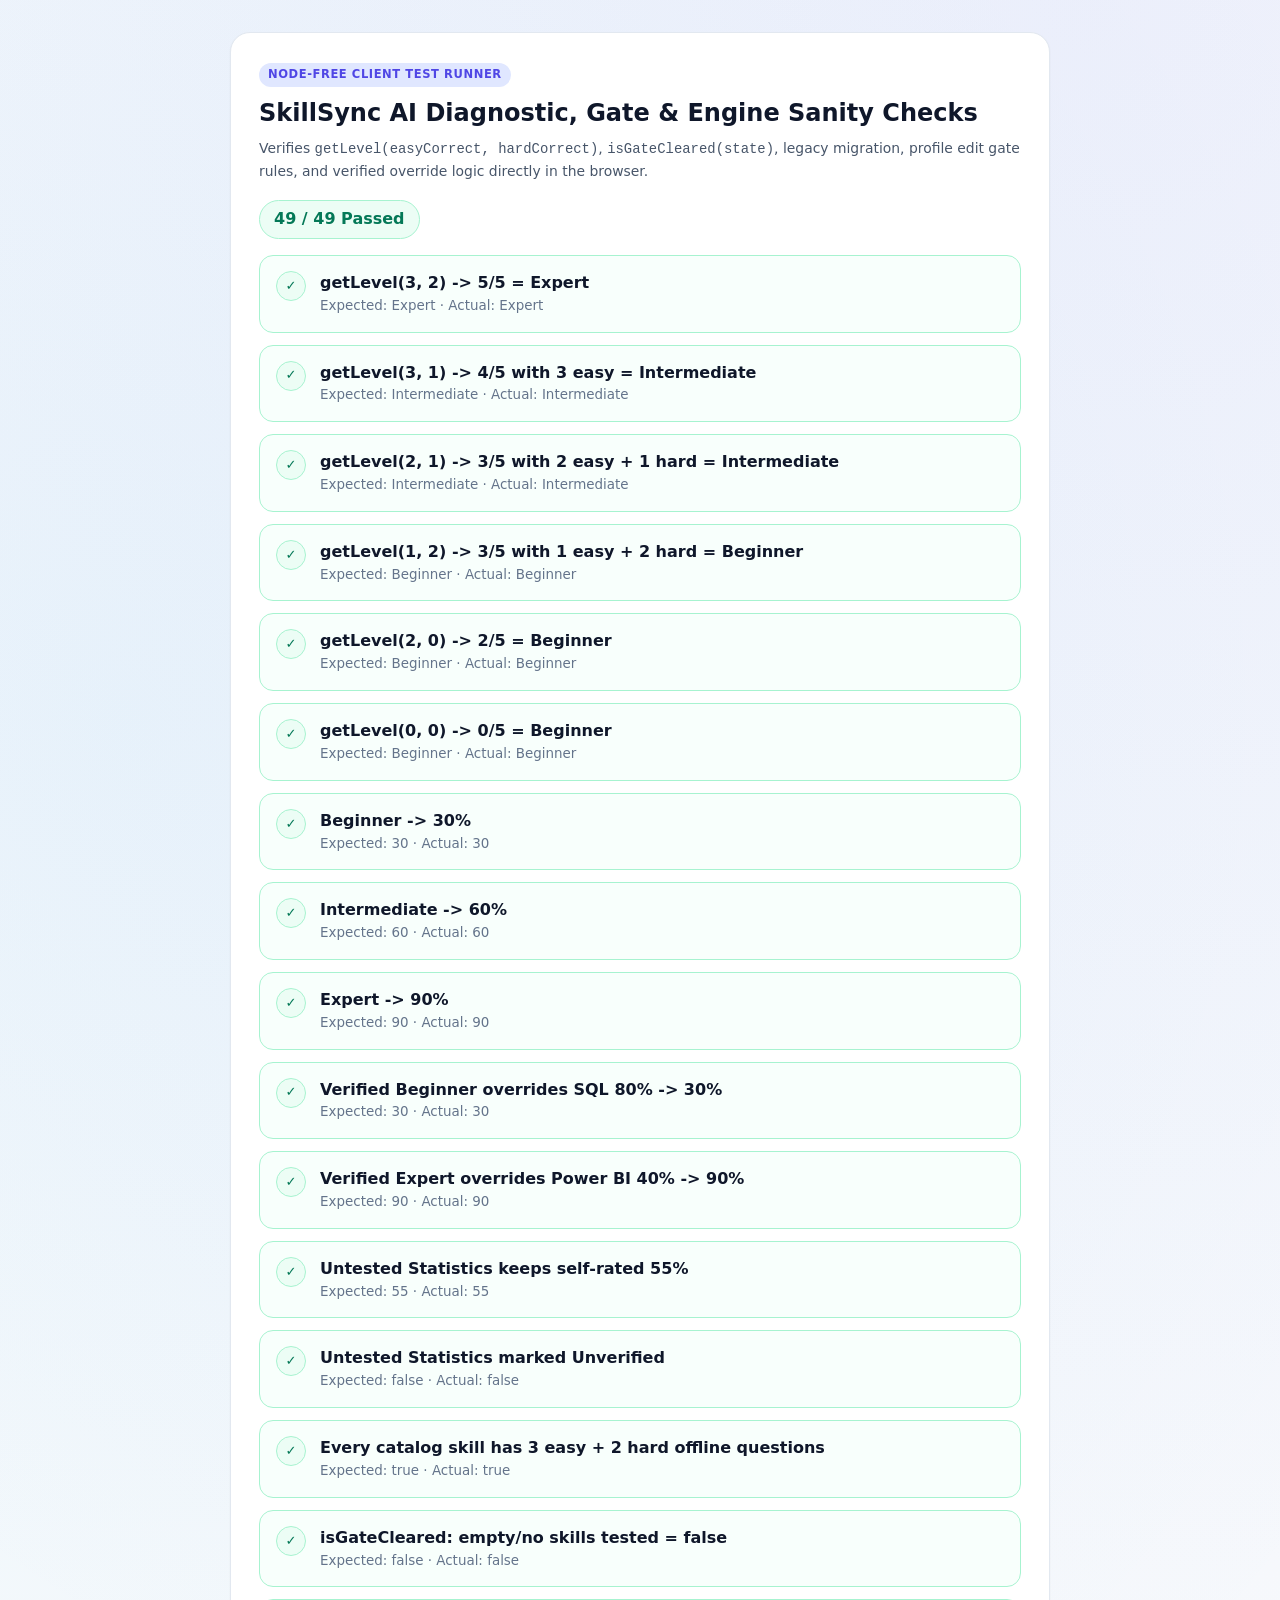
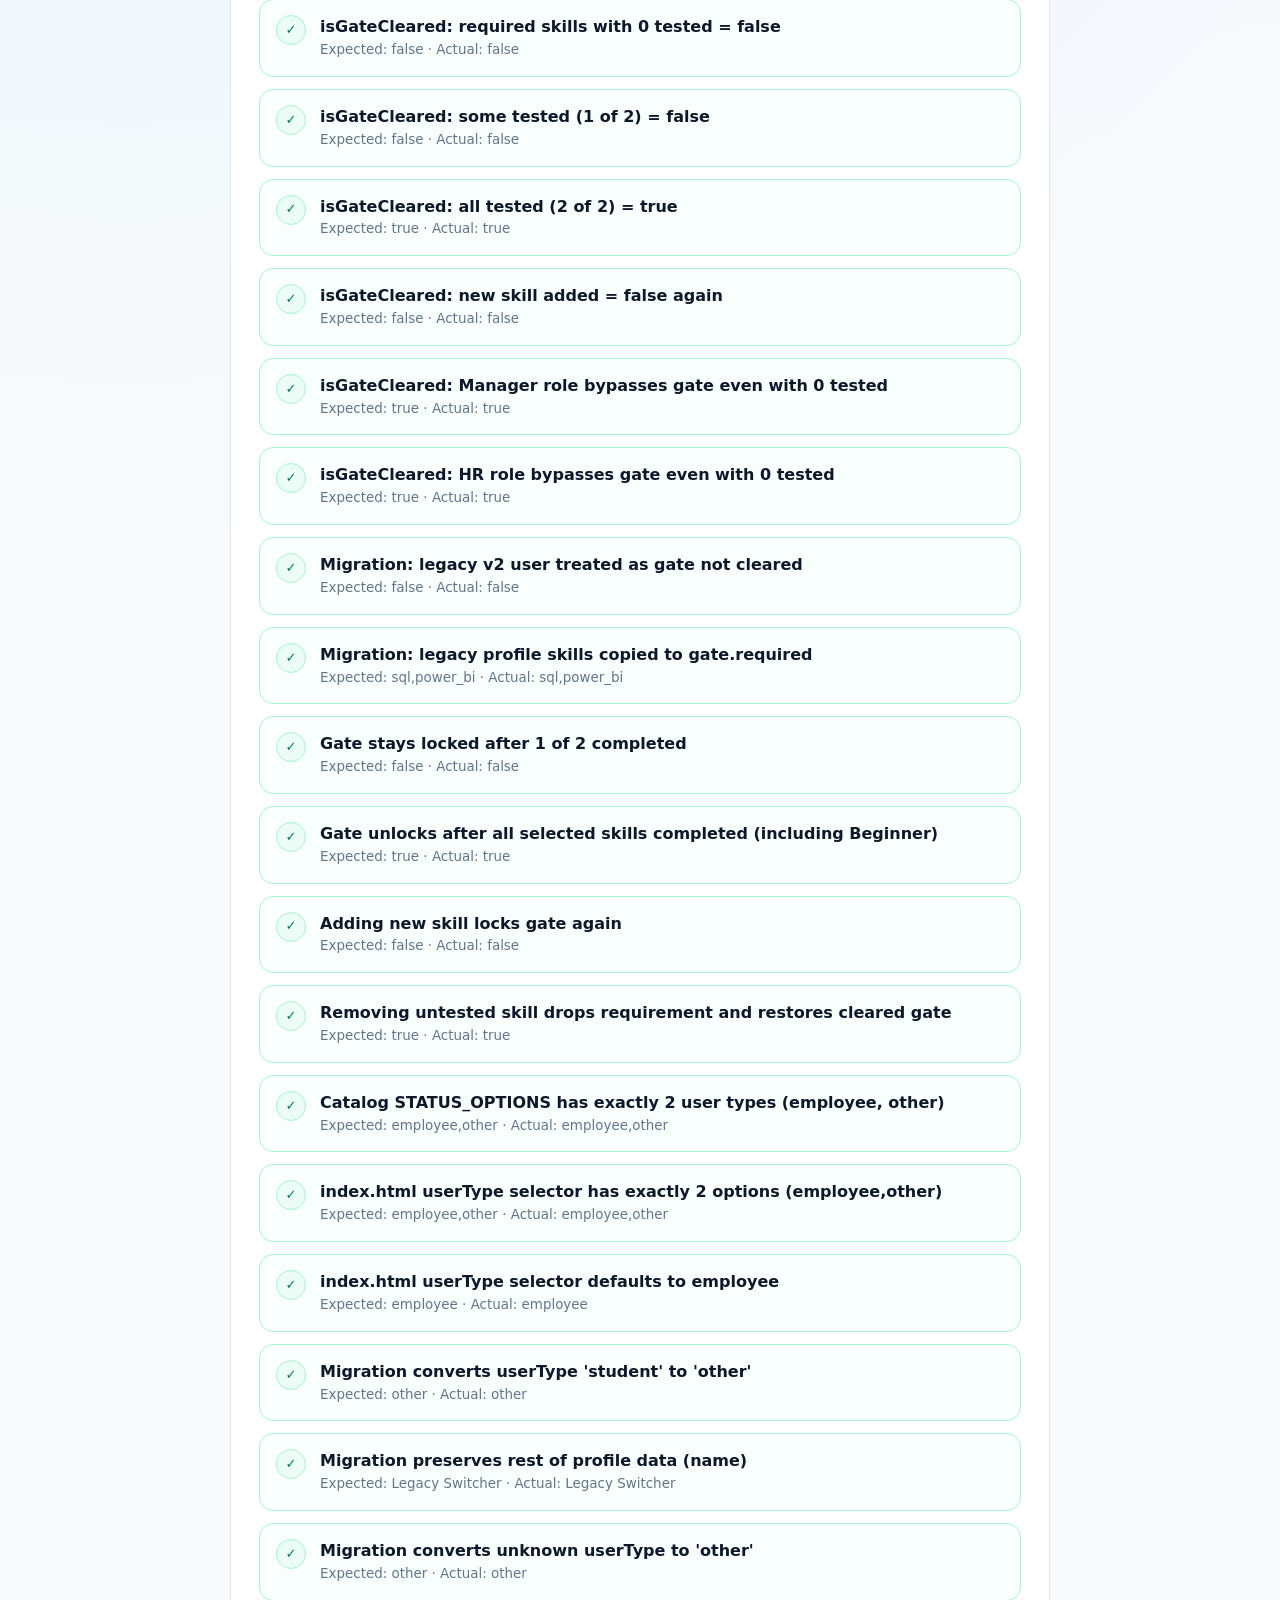
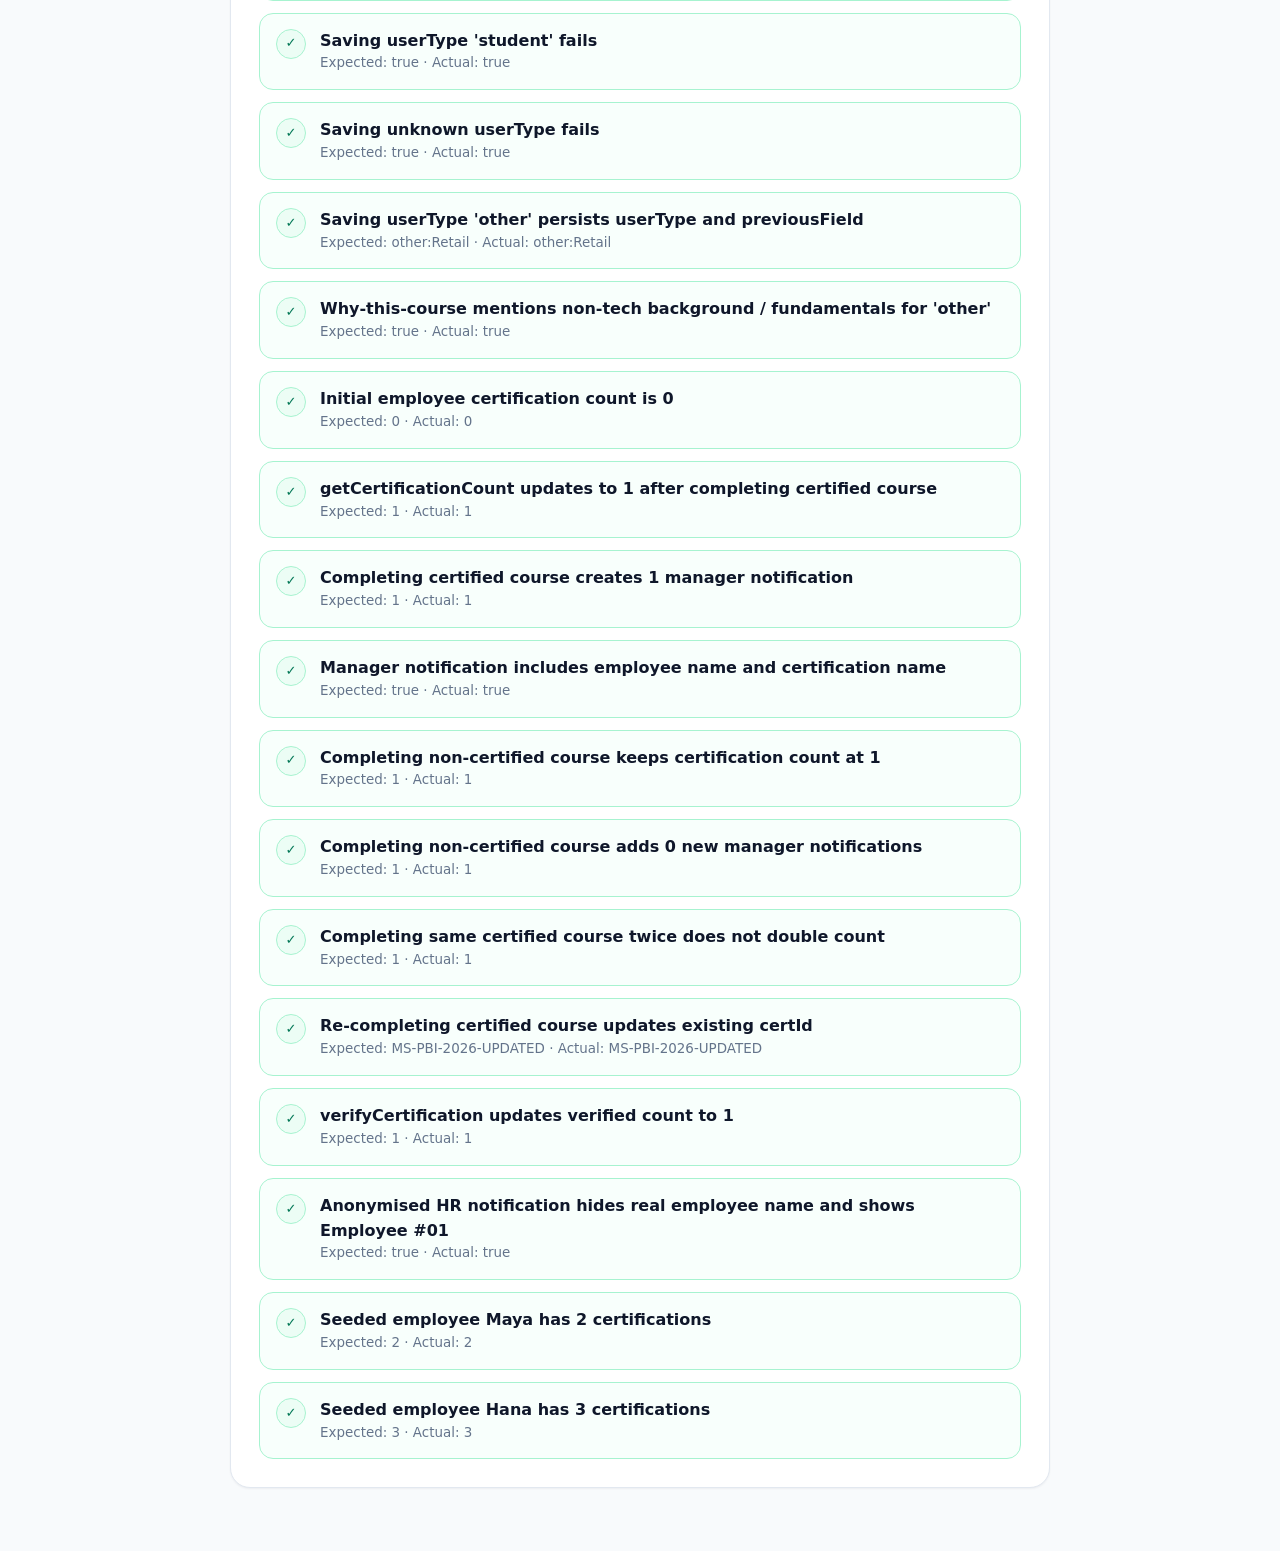
<file: tests.html>
<!DOCTYPE html>
<html lang="en">
  <head>
    <meta charset="UTF-8" />
    <meta name="viewport" content="width=device-width, initial-scale=1.0" />
    <title>JS Sanity Tests — SkillSync AI</title>
    <link rel="stylesheet" href="css/styles.css" />
  </head>
  <body>
    <main class="page-shell">
      <section class="card" style="padding: 28px; max-width: 820px; margin: 0 auto;">
        <div class="ai-mini-badge">Node-Free Client Test Runner</div>
        <h1 style="margin: 8px 0 6px;">SkillSync AI Diagnostic, Gate &amp; Engine Sanity Checks</h1>
        <p class="card-sub" style="margin-bottom: 18px;">
          Verifies <code>getLevel(easyCorrect, hardCorrect)</code>, <code>isGateCleared(state)</code>,
          legacy migration, profile edit gate rules, and verified override logic directly in the browser.
        </p>
        <div id="test-summary" class="overall-pct-pill" style="display: inline-block; margin-bottom: 16px;">Running...</div>
        <ul id="test-results" class="roadmap-list"></ul>
      </section>
    </main>

    <script src="js/data.js"></script>
    <script src="js/questions.js"></script>
    <script src="js/storage.js"></script>
    <script src="js/engine.js"></script>
    <script>
      (async function () {
        const Engine = window.SkillPathEngine;
        const Questions = window.SkillSyncQuestions;
        const Storage = window.SkillPathStorage;
        const Data = window.SkillPathData;

        const cases = [];
        function assertEqual(name, actual, expected) {
          const passed = actual === expected;
          cases.push({ name, actual, expected, passed });
        }

        // 1. Required getLevel() sanity checks
        assertEqual("getLevel(3, 2) -> 5/5 = Expert", Engine.getLevel(3, 2), "Expert");
        assertEqual("getLevel(3, 1) -> 4/5 with 3 easy = Intermediate", Engine.getLevel(3, 1), "Intermediate");
        assertEqual("getLevel(2, 1) -> 3/5 with 2 easy + 1 hard = Intermediate", Engine.getLevel(2, 1), "Intermediate");
        assertEqual("getLevel(1, 2) -> 3/5 with 1 easy + 2 hard = Beginner", Engine.getLevel(1, 2), "Beginner");
        assertEqual("getLevel(2, 0) -> 2/5 = Beginner", Engine.getLevel(2, 0), "Beginner");
        assertEqual("getLevel(0, 0) -> 0/5 = Beginner", Engine.getLevel(0, 0), "Beginner");

        // 2. Verified percentage mapping checks
        assertEqual("Beginner -> 30%", Engine.getLevelPct("Beginner"), 30);
        assertEqual("Intermediate -> 60%", Engine.getLevelPct("Intermediate"), 60);
        assertEqual("Expert -> 90%", Engine.getLevelPct("Expert"), 90);

        // 3. Verified level overrides self-rated score in analyzeProfile()
        const analysis = Engine.analyzeProfile(
          {
            name: "Test User",
            targetRole: "junior_data_analyst",
            companyPriority: "Dashboards",
            skillScores: { sql: 80, power_bi: 40, statistics: 55 },
            weeklyHours: "5-10",
            experience: "0-1",
          },
          {},
          {
            currentEmployeeId: "emp_test",
            verifiedLevelsOverride: {
              sql: { level: "Beginner", score: 2, verifiedPct: 30 },
              power_bi: { level: "Expert", score: 5, verifiedPct: 90 },
            },
            priorities: [{ skillId: "power_bi", weight: 5 }],
          }
        );
        const sqlItem = analysis.roadmap.find((s) => s.skillId === "sql");
        const pbiItem = analysis.roadmap.find((s) => s.skillId === "power_bi");
        const statItem = analysis.roadmap.find((s) => s.skillId === "statistics");

        assertEqual("Verified Beginner overrides SQL 80% -> 30%", sqlItem.effectivePct, 30);
        assertEqual("Verified Expert overrides Power BI 40% -> 90%", pbiItem.effectivePct, 90);
        assertEqual("Untested Statistics keeps self-rated 55%", statItem.effectivePct, 55);
        assertEqual("Untested Statistics marked Unverified", statItem.isVerified, false);

        // 4. Question bank coverage check
        const allCatalogCovered = Data.SKILLS_CATALOG.every((s) =>
          Questions.hasQuestions(s.id)
        );
        assertEqual("Every catalog skill has 3 easy + 2 hard offline questions", allCatalogCovered, true);

        // 5. Mandatory-diagnostic gate checks: isGateCleared(state)
        assertEqual(
          "isGateCleared: empty/no skills tested = false",
          Engine.isGateCleared({
            activeRole: "employee",
            gate: { required: [], completed: [], cleared: false },
          }),
          false
        );
        assertEqual(
          "isGateCleared: required skills with 0 tested = false",
          Engine.isGateCleared({
            activeRole: "employee",
            gate: { required: ["sql", "power_bi"], completed: [], cleared: false },
          }),
          false
        );
        assertEqual(
          "isGateCleared: some tested (1 of 2) = false",
          Engine.isGateCleared({
            activeRole: "employee",
            gate: { required: ["sql", "power_bi"], completed: ["sql"], cleared: false },
          }),
          false
        );
        assertEqual(
          "isGateCleared: all tested (2 of 2) = true",
          Engine.isGateCleared({
            activeRole: "employee",
            gate: { required: ["sql", "power_bi"], completed: ["sql", "power_bi"], cleared: true },
          }),
          true
        );
        assertEqual(
          "isGateCleared: new skill added = false again",
          Engine.isGateCleared({
            activeRole: "employee",
            gate: {
              required: ["sql", "power_bi", "python"],
              completed: ["sql", "power_bi"],
              cleared: false,
            },
          }),
          false
        );
        assertEqual(
          "isGateCleared: Manager role bypasses gate even with 0 tested",
          Engine.isGateCleared({
            activeRole: "manager",
            gate: { required: ["sql", "power_bi"], completed: [], cleared: false },
          }),
          true
        );
        assertEqual(
          "isGateCleared: HR role bypasses gate even with 0 tested",
          Engine.isGateCleared({
            activeRole: "hr",
            gate: { required: ["sql", "power_bi"], completed: [], cleared: false },
          }),
          true
        );

        // 6. Storage migration + saveProfile + recordTestAttempt integration (preserving existing localStorage)
        const backupV2 = window.localStorage.getItem("skillsync_ai_state_v2");
        const backupV1 = window.localStorage.getItem("skillsync_ai_state_v1");
        try {
          window.localStorage.removeItem("skillsync_ai_state_v2");
          window.localStorage.setItem(
            "skillsync_ai_state_v1",
            JSON.stringify({
              schemaVersion: 2,
              activeRole: "employee",
              profile: {
                name: "Legacy User",
                targetRole: "junior_data_analyst",
                selectedSkills: ["sql", "power_bi"],
              },
              verifiedLevels: { sql: { level: "Expert", verifiedPct: 90 } },
            })
          );
          const migrated = Storage.readLocal();
          assertEqual(
            "Migration: legacy v2 user treated as gate not cleared",
            Engine.isGateCleared(migrated),
            false
          );
          assertEqual(
            "Migration: legacy profile skills copied to gate.required",
            migrated.gate.required.join(","),
            "sql,power_bi"
          );

          // Complete both skills (even Beginner passes the gate)
          await Storage.recordTestAttempt("emp_current", "sql", {
            date: new Date().toISOString(),
            score: 1,
            easyCorrect: 1,
            hardCorrect: 0,
            level: "Beginner",
            verifiedPct: 30,
            tabSwitchCount: 0,
          });
          let stAfterOne = Storage.readLocal();
          assertEqual(
            "Gate stays locked after 1 of 2 completed",
            Engine.isGateCleared(stAfterOne),
            false
          );

          await Storage.recordTestAttempt("emp_current", "power_bi", {
            date: new Date().toISOString(),
            score: 4,
            easyCorrect: 3,
            hardCorrect: 1,
            level: "Intermediate",
            verifiedPct: 60,
            tabSwitchCount: 1,
          });
          let stAfterTwo = Storage.readLocal();
          assertEqual(
            "Gate unlocks after all selected skills completed (including Beginner)",
            Engine.isGateCleared(stAfterTwo),
            true
          );

          // Adding a new skill locks gate again; removing drops requirement
          await Storage.saveProfile({
            ...stAfterTwo.profile,
            selectedSkills: ["sql", "power_bi", "statistics"],
          });
          assertEqual(
            "Adding new skill locks gate again",
            Engine.isGateCleared(Storage.readLocal()),
            false
          );

          await Storage.saveProfile({
            ...stAfterTwo.profile,
            selectedSkills: ["sql", "power_bi"],
          });
          assertEqual(
            "Removing untested skill drops requirement and restores cleared gate",
            Engine.isGateCleared(Storage.readLocal()),
            true
          );

          // 7. UserType options, migration & validation checks
          assertEqual(
            "Catalog STATUS_OPTIONS has exactly 2 user types (employee, other)",
            Data.STATUS_OPTIONS.map((o) => o.id).join(","),
            "employee,other"
          );

          if (window.location.protocol === "http:" || window.location.protocol === "https:") {
            const indexResp = await window.fetch("index.html");
            const indexHtml = await indexResp.text();
            const parsedDoc = new DOMParser().parseFromString(indexHtml, "text/html");
            const userTypeOpts = Array.from(
              parsedDoc.querySelectorAll("#select-user-type option")
            ).map((opt) => opt.value);
            assertEqual(
              "index.html userType selector has exactly 2 options (employee,other)",
              userTypeOpts.join(","),
              "employee,other"
            );
            assertEqual(
              "index.html userType selector defaults to employee",
              parsedDoc.querySelector("#select-user-type option[selected]")?.value,
              "employee"
            );
          }

          window.localStorage.removeItem("skillsync_ai_state_v2");
          window.localStorage.setItem(
            "skillsync_ai_state_v2",
            JSON.stringify({
              schemaVersion: 3,
              activeRole: "employee",
              profile: {
                name: "Legacy Switcher",
                userType: "student",
                status: "student",
                targetRole: "junior_data_analyst",
                companyPriority: "Dashboards",
                selectedSkills: ["sql"],
              },
              gate: { required: ["sql"], completed: [], cleared: false },
            })
          );
          const migratedStudent = Storage.readLocal();
          assertEqual(
            "Migration converts userType 'student' to 'other'",
            migratedStudent.profile.userType,
            "other"
          );
          assertEqual(
            "Migration preserves rest of profile data (name)",
            migratedStudent.profile.name,
            "Legacy Switcher"
          );

          window.localStorage.setItem(
            "skillsync_ai_state_v2",
            JSON.stringify({
              schemaVersion: 3,
              activeRole: "employee",
              profile: {
                name: "Unknown Type User",
                userType: "unknown_role",
                targetRole: "junior_data_analyst",
                selectedSkills: ["sql"],
              },
              gate: { required: ["sql"], completed: [], cleared: false },
            })
          );
          assertEqual(
            "Migration converts unknown userType to 'other'",
            Storage.readLocal().profile.userType,
            "other"
          );

          let rejectedStudent = false;
          try {
            await Storage.saveProfile({
              name: "Invalid User",
              userType: "student",
              targetRole: "junior_data_analyst",
              selectedSkills: ["sql"],
            });
          } catch (_err) {
            rejectedStudent = true;
          }
          assertEqual("Saving userType 'student' fails", rejectedStudent, true);

          let rejectedInvalid = false;
          try {
            await Storage.saveProfile({
              name: "Invalid User",
              userType: "contractor_invalid",
              targetRole: "junior_data_analyst",
              selectedSkills: ["sql"],
            });
          } catch (_err) {
            rejectedInvalid = true;
          }
          assertEqual("Saving unknown userType fails", rejectedInvalid, true);

          await Storage.saveProfile({
            name: "New Joiner",
            userType: "other",
            previousField: "Retail",
            targetRole: "junior_data_analyst",
            companyPriority: "Dashboards",
            skillScores: { sql: 80, power_bi: 40, statistics: 55 },
            selectedSkills: ["sql"],
          });
          const otherSaved = Storage.readLocal();
          assertEqual(
            "Saving userType 'other' persists userType and previousField",
            `${otherSaved.profile.userType}:${otherSaved.profile.previousField}`,
            "other:Retail"
          );

          const otherAnalysis = Engine.analyzeProfile(otherSaved.profile, {}, otherSaved);
          const pbiCourseWhy =
            otherAnalysis.roadmap.find((s) => s.skillId === "power_bi")?.courses[0]
              ?.whyRecommended || "";
          assertEqual(
            "Why-this-course mentions non-tech background / fundamentals for 'other'",
            pbiCourseWhy.toLowerCase().includes("fundamentals") &&
              pbiCourseWhy.includes("Retail"),
            true
          );

          // 8. Course Certifications & Manager Notifications sanity checks
          window.localStorage.removeItem("skillsync_ai_state_v2");
          await Storage.saveProfile({
            name: "Priya S.",
            userType: "employee",
            targetRole: "junior_data_analyst",
            companyPriority: "Dashboards",
            skillScores: { sql: 80, power_bi: 40, statistics: 55 },
            selectedSkills: ["sql", "power_bi", "statistics"],
          });

          const initialCertCount = Storage.getCertificationCount("emp_current");
          assertEqual("Initial employee certification count is 0", initialCertCount, 0);

          // Completing a certified course adds exactly 1 certification and 1 manager notification
          await Storage.setCourseStatus("mslearn-powerbi-start", "completed");
          await Storage.addCertification({
            employeeId: "emp_current",
            courseId: "mslearn-powerbi-start",
            certificationName: "Microsoft Power BI Data Analyst Certificate",
            certId: "MS-PBI-2026-999",
            completedOn: "2026-11-27",
          });
          await Storage.notifyManager({
            employeeId: "emp_current",
            employeeName: "Priya S.",
            courseId: "mslearn-powerbi-start",
            courseTitle: "Power BI Essentials: Get Started Building with Power BI",
            certificationName: "Microsoft Power BI Data Analyst Certificate",
            completedOn: "2026-11-27",
          });

          let certState = Storage.readLocal();
          const certNotificationsAfterFirst = certState.notifications.filter(
            (n) => n.type === "certification_completed"
          );
          assertEqual(
            "getCertificationCount updates to 1 after completing certified course",
            Storage.getCertificationCount("emp_current"),
            1
          );
          assertEqual(
            "Completing certified course creates 1 manager notification",
            certNotificationsAfterFirst.length,
            1
          );
          assertEqual(
            "Manager notification includes employee name and certification name",
            certNotificationsAfterFirst[0].message.includes("Priya S.") &&
              certNotificationsAfterFirst[0].message.includes("Microsoft Power BI Data Analyst Certificate"),
            true
          );

          // Completing a non-certified course adds neither certification nor notification
          await Storage.setCourseStatus("mslearn-powerbi-dashboards", "completed");
          assertEqual(
            "Completing non-certified course keeps certification count at 1",
            Storage.getCertificationCount("emp_current"),
            1
          );
          assertEqual(
            "Completing non-certified course adds 0 new manager notifications",
            Storage.readLocal().notifications.filter((n) => n.type === "certification_completed").length,
            1
          );

          // Completing the same certified course again (reset -> complete) updates instead of double counting
          await Storage.setCourseStatus("mslearn-powerbi-start", "not_started");
          await Storage.setCourseStatus("mslearn-powerbi-start", "completed");
          await Storage.addCertification({
            employeeId: "emp_current",
            courseId: "mslearn-powerbi-start",
            certificationName: "Microsoft Power BI Data Analyst Certificate",
            certId: "MS-PBI-2026-UPDATED",
            completedOn: "2026-11-27",
          });
          assertEqual(
            "Completing same certified course twice does not double count",
            Storage.getCertificationCount("emp_current"),
            1
          );
          assertEqual(
            "Re-completing certified course updates existing certId",
            Storage.getCertifications("emp_current")[0].certId,
            "MS-PBI-2026-UPDATED"
          );

          // Verifying certification updates verified count
          await Storage.verifyCertification("emp_current", "mslearn-powerbi-start");
          assertEqual(
            "verifyCertification updates verified count to 1",
            Storage.getVerifiedCertificationCount("emp_current"),
            1
          );

          // Anonymised names hide real name in HR notifications
          const hrAnonState = {
            ...Storage.readLocal(),
            activeRole: "hr",
            anonymiseHR: true,
          };
          const anonMsg = Engine.formatNotificationMessage(
            hrAnonState.notifications.find((n) => n.type === "certification_completed"),
            hrAnonState
          );
          assertEqual(
            "Anonymised HR notification hides real employee name and shows Employee #01",
            !anonMsg.includes("Priya S.") && anonMsg.includes("Employee #01"),
            true
          );

          // Seeded employees include 0 to 3 certifications
          assertEqual(
            "Seeded employee Maya has 2 certifications",
            Storage.getCertificationCount("emp_maya"),
            2
          );
          assertEqual(
            "Seeded employee Hana has 3 certifications",
            Storage.getCertificationCount("emp_hana"),
            3
          );
        } finally {
          window.localStorage.removeItem("skillsync_ai_state_v2");
          window.localStorage.removeItem("skillsync_ai_state_v1");
          if (backupV2 !== null) window.localStorage.setItem("skillsync_ai_state_v2", backupV2);
          if (backupV1 !== null) window.localStorage.setItem("skillsync_ai_state_v1", backupV1);
        }

        const passedCount = cases.filter((c) => c.passed).length;
        const summaryEl = document.getElementById("test-summary");
        summaryEl.textContent = `${passedCount} / ${cases.length} Passed`;
        summaryEl.style.background = passedCount === cases.length ? "var(--strong-bg)" : "var(--missing-bg)";
        summaryEl.style.color = passedCount === cases.length ? "var(--strong-fg)" : "var(--missing-fg)";

        document.getElementById("test-results").innerHTML = cases
          .map(
            (c) => `
          <li class="roadmap-step ${c.passed ? "status-border-strong" : ""}">
            <span class="roadmap-step-num ${c.passed ? "status-dot-strong" : "status-dot-missing"}">${c.passed ? "✓" : "✕"}</span>
            <div class="roadmap-step-body">
              <strong>${c.name}</strong>
              <div class="muted-note">Expected: ${String(c.expected)} · Actual: ${String(c.actual)}</div>
            </div>
          </li>
        `
          )
          .join("");
      })();
    </script>
  </body>
</html>
</file>
<file: css/styles.css>
/* ==========================================================================
   SkillSync AI — Clean, Modern, Card-Based Design System
   ========================================================================== */

:root {
  --bg: #f8fafc;
  --surface: #ffffff;
  --surface-subtle: #f1f5f9;
  --surface-indigo: #eef2ff;
  --border: #e2e8f0;
  --border-strong: #cbd5e1;

  --text: #0f172a;
  --text-secondary: #475569;
  --text-muted: #64748b;

  --primary: #4f46e5;
  --primary-hover: #4338ca;
  --primary-soft: #eef2ff;
  --accent-sky: #0ea5e9;

  --strong-fg: #047857;
  --strong-bg: #ecfdf5;
  --strong-border: #a7f3d0;

  --warn-fg: #b45309;
  --warn-bg: #fffbeb;
  --warn-border: #fde68a;

  --missing-fg: #be123c;
  --missing-bg: #fff1f2;
  --missing-border: #fecdd3;

  --shadow-sm: 0 1px 2px rgba(15, 23, 42, 0.05);
  --shadow-md: 0 8px 24px -6px rgba(15, 23, 42, 0.08),
    0 2px 6px -2px rgba(15, 23, 42, 0.04);
  --radius-sm: 10px;
  --radius-md: 14px;
  --radius-lg: 20px;

  --font-sans: "Plus Jakarta Sans", "Inter", system-ui, -apple-system,
    BlinkMacSystemFont, "Segoe UI", Roboto, sans-serif;
}

*,
*::before,
*::after {
  box-sizing: border-box;
}

html {
  scroll-behavior: smooth;
}

body {
  margin: 0;
  font-family: var(--font-sans);
  color: var(--text);
  background: radial-gradient(
      circle at 85% 0%,
      rgba(99, 102, 241, 0.07),
      transparent 40%
    ),
    radial-gradient(
      circle at 10% 15%,
      rgba(14, 165, 233, 0.06),
      transparent 35%
    ),
    var(--bg);
  min-height: 100vh;
  line-height: 1.55;
  -webkit-font-smoothing: antialiased;
}

a {
  color: inherit;
}

button,
input,
select {
  font-family: inherit;
}

button:focus-visible,
a:focus-visible,
input:focus-visible,
select:focus-visible {
  outline: 2px solid var(--primary);
  outline-offset: 2px;
}

[hidden] {
  display: none !important;
}

/* ==========================================================================
   Top Navbar & Stepper
   ========================================================================== */

.app-navbar {
  position: sticky;
  top: 0;
  z-index: 40;
  background: rgba(255, 255, 255, 0.92);
  backdrop-filter: blur(12px);
  border-bottom: 1px solid var(--border);
}

.navbar-inner {
  max-width: 1180px;
  margin: 0 auto;
  padding: 12px 24px;
  display: flex;
  align-items: center;
  justify-content: space-between;
  gap: 16px;
}

.brand-link {
  display: inline-flex;
  align-items: center;
  gap: 10px;
  text-decoration: none;
  flex-shrink: 0;
}

.brand-mark {
  width: 36px;
  height: 36px;
  border-radius: 10px;
  background: linear-gradient(135deg, var(--primary), var(--accent-sky));
  color: #ffffff;
  display: grid;
  place-items: center;
  box-shadow: 0 4px 10px rgba(79, 70, 229, 0.25);
}

.brand-text {
  display: inline-flex;
  align-items: center;
  gap: 6px;
  font-size: 1.08rem;
  letter-spacing: -0.02em;
}

.brand-badge {
  font-size: 0.7rem;
  font-weight: 700;
  padding: 2px 7px;
  border-radius: 999px;
  background: var(--primary-soft);
  color: var(--primary);
}

.page-stepper {
  display: flex;
  align-items: center;
  gap: 6px;
  flex-wrap: wrap;
  justify-content: center;
}

.stepper-link {
  display: inline-flex;
  align-items: center;
  gap: 8px;
  padding: 7px 13px;
  border-radius: 999px;
  text-decoration: none;
  font-size: 0.875rem;
  font-weight: 600;
  color: var(--text-secondary);
  border: 1px solid transparent;
  transition: all 0.16s ease;
}

.stepper-link:hover {
  background: var(--surface-subtle);
  color: var(--text);
}

.stepper-link.is-active {
  background: var(--primary-soft);
  color: var(--primary);
  border-color: #c7d2fe;
}

.stepper-num {
  width: 22px;
  height: 22px;
  border-radius: 50%;
  display: grid;
  place-items: center;
  font-size: 0.75rem;
  font-weight: 700;
  background: var(--surface-subtle);
  color: var(--text-secondary);
}

.stepper-link.is-active .stepper-num {
  background: var(--primary);
  color: #ffffff;
}

.stepper-link.is-done .stepper-num {
  background: var(--strong-bg);
  color: var(--strong-fg);
  border: 1px solid var(--strong-border);
}

.stepper-arrow {
  color: var(--text-muted);
  font-size: 0.85rem;
  user-select: none;
}

.nav-actions {
  display: flex;
  align-items: center;
  gap: 10px;
  flex-shrink: 0;
}

.nav-user-pill {
  display: inline-flex;
  align-items: center;
  gap: 7px;
  padding: 6px 12px;
  border-radius: 999px;
  background: var(--surface-subtle);
  font-size: 0.8rem;
  font-weight: 600;
  color: var(--text-secondary);
  max-width: 220px;
  white-space: nowrap;
  overflow: hidden;
  text-overflow: ellipsis;
}

.nav-user-pill.is-muted {
  color: var(--text-muted);
  font-weight: 500;
}

.nav-user-dot {
  width: 8px;
  height: 8px;
  border-radius: 50%;
  background: #10b981;
  flex-shrink: 0;
}

/* ==========================================================================
   Layout Shell & Cards
   ========================================================================== */

.page-shell {
  max-width: 1180px;
  margin: 0 auto;
  padding: 32px 24px 64px;
}

.card {
  background: var(--surface);
  border: 1px solid var(--border);
  border-radius: var(--radius-lg);
  box-shadow: var(--shadow-sm);
}

.hero-intro {
  text-align: center;
  max-width: 720px;
  margin: 0 auto 28px;
}

.hero-intro h1 {
  margin: 12px 0 10px;
  font-size: clamp(1.65rem, 3vw, 2.25rem);
  line-height: 1.2;
  letter-spacing: -0.025em;
}

.hero-subtitle {
  margin: 0;
  color: var(--text-secondary);
  font-size: 1.02rem;
}

.hero-badge {
  display: inline-flex;
  align-items: center;
  gap: 6px;
  padding: 5px 12px;
  border-radius: 999px;
  background: var(--primary-soft);
  color: var(--primary);
  font-size: 0.78rem;
  font-weight: 700;
  letter-spacing: 0.01em;
}

.page-header-row {
  display: flex;
  align-items: flex-end;
  justify-content: space-between;
  gap: 20px;
  margin-bottom: 24px;
  flex-wrap: wrap;
}

.page-header-row h1 {
  margin: 10px 0 6px;
  font-size: clamp(1.55rem, 2.6vw, 2.1rem);
  line-height: 1.2;
  letter-spacing: -0.025em;
}

.page-lead {
  margin: 0;
  color: var(--text-secondary);
  font-size: 0.98rem;
}

.header-cta-group {
  display: flex;
  align-items: center;
  gap: 10px;
  flex-wrap: wrap;
}

/* ==========================================================================
   Buttons
   ========================================================================== */

.btn-primary,
.btn-secondary,
.btn-ghost-sm {
  display: inline-flex;
  align-items: center;
  justify-content: center;
  gap: 8px;
  border-radius: 11px;
  font-weight: 600;
  cursor: pointer;
  text-decoration: none;
  transition: all 0.16s ease;
  border: 1px solid transparent;
}

.btn-primary {
  background: var(--primary);
  color: #ffffff;
  padding: 11px 20px;
  font-size: 0.95rem;
  box-shadow: 0 4px 12px rgba(79, 70, 229, 0.22);
}

.btn-primary:hover:not(:disabled) {
  background: var(--primary-hover);
  transform: translateY(-1px);
}

.btn-primary:disabled {
  opacity: 0.65;
  cursor: wait;
}

.btn-secondary {
  background: var(--surface);
  color: var(--text);
  border-color: var(--border-strong);
  padding: 10px 18px;
  font-size: 0.93rem;
}

.btn-secondary:hover {
  background: var(--surface-subtle);
}

.btn-ghost-sm {
  background: transparent;
  color: var(--text-secondary);
  padding: 7px 12px;
  font-size: 0.84rem;
  border-color: var(--border);
}

.btn-ghost-sm:hover {
  background: var(--surface-subtle);
  color: var(--text);
}

/* ==========================================================================
   Progress Bars
   ========================================================================== */

.progress-track {
  width: 100%;
  height: 10px;
  border-radius: 999px;
  background: var(--surface-subtle);
  overflow: hidden;
}

.progress-track-lg {
  height: 12px;
}

.progress-fill {
  height: 100%;
  border-radius: 999px;
  background: linear-gradient(90deg, var(--primary), var(--accent-sky));
  transition: width 0.35s cubic-bezier(0.22, 1, 0.36, 1);
}

.progress-fill-emerald {
  background: linear-gradient(90deg, #10b981, #0ea5e9);
}

/* ==========================================================================
   Page 1: Wizard & Form Controls
   ========================================================================== */

.wizard-card {
  max-width: 820px;
  margin: 0 auto;
  padding: 28px 32px;
  box-shadow: var(--shadow-md);
}

.wizard-header {
  padding-bottom: 20px;
  margin-bottom: 24px;
  border-bottom: 1px solid var(--border);
}

.wizard-progress-meta {
  display: flex;
  justify-content: space-between;
  align-items: center;
  margin-bottom: 8px;
  font-size: 0.86rem;
  font-weight: 700;
}

.wizard-step-counter {
  color: var(--text-secondary);
}

.wizard-progress-pct {
  color: var(--primary);
  font-variant-numeric: tabular-nums;
}

.wizard-tabs {
  display: grid;
  grid-template-columns: repeat(4, 1fr);
  gap: 8px;
  margin-top: 16px;
}

.wizard-tab {
  display: flex;
  align-items: center;
  gap: 8px;
  padding: 9px 12px;
  border-radius: 10px;
  border: 1px solid var(--border);
  background: var(--surface);
  color: var(--text-muted);
  font-size: 0.84rem;
  font-weight: 600;
  cursor: pointer;
  transition: all 0.15s ease;
  text-align: left;
}

.wizard-tab:disabled {
  opacity: 0.55;
  cursor: not-allowed;
}

.wizard-tab.is-active {
  border-color: var(--primary);
  background: var(--primary-soft);
  color: var(--primary);
}

.wizard-tab.is-complete {
  border-color: var(--strong-border);
  background: var(--strong-bg);
  color: var(--strong-fg);
}

.tab-dot {
  width: 22px;
  height: 22px;
  border-radius: 50%;
  background: var(--surface-subtle);
  display: grid;
  place-items: center;
  font-size: 0.74rem;
  flex-shrink: 0;
}

.wizard-tab.is-active .tab-dot {
  background: var(--primary);
  color: #ffffff;
}

.wizard-tab.is-complete .tab-dot {
  background: var(--strong-fg);
  color: #ffffff;
}

.panel-heading {
  margin-bottom: 22px;
}

.panel-heading h2 {
  margin: 0 0 6px;
  font-size: 1.32rem;
  letter-spacing: -0.015em;
}

.panel-heading p {
  margin: 0;
  color: var(--text-secondary);
  font-size: 0.94rem;
}

.form-group {
  margin-bottom: 22px;
}

.field-label {
  display: block;
  margin-bottom: 8px;
  font-weight: 600;
  font-size: 0.93rem;
}

.req {
  color: var(--missing-fg);
}

.optional-label {
  font-weight: 500;
  font-size: 0.84rem;
  color: var(--text-muted);
}

.field-helper {
  margin: 7px 0 0;
  font-size: 0.86rem;
  color: var(--text-secondary);
  line-height: 1.45;
}

.text-input,
.select-input {
  width: 100%;
  padding: 12px 14px;
  border-radius: 11px;
  border: 1px solid var(--border-strong);
  background: var(--surface);
  color: var(--text);
  font-size: 0.97rem;
  transition: border-color 0.15s ease, box-shadow 0.15s ease;
}

.text-input:focus,
.select-input:focus {
  border-color: var(--primary);
  box-shadow: 0 0 0 3px rgba(79, 70, 229, 0.12);
  outline: none;
}

.option-grid {
  display: grid;
  gap: 12px;
}

.option-grid-3 {
  grid-template-columns: repeat(3, 1fr);
}

.option-grid-2 {
  grid-template-columns: repeat(2, 1fr);
}

.choice-card {
  display: flex;
  flex-direction: column;
  align-items: flex-start;
  gap: 6px;
  padding: 16px;
  border-radius: var(--radius-md);
  border: 1.5px solid var(--border);
  background: var(--surface);
  cursor: pointer;
  text-align: left;
  transition: all 0.15s ease;
}

.choice-card:hover {
  border-color: #a5b4fc;
  background: #fafbff;
}

.choice-card.is-selected {
  border-color: var(--primary);
  background: var(--primary-soft);
  box-shadow: 0 0 0 1px var(--primary);
}

.choice-card-compact {
  padding: 14px 16px;
}

.choice-icon {
  width: 36px;
  height: 36px;
  border-radius: 10px;
  background: var(--surface-subtle);
  color: var(--text-secondary);
  display: grid;
  place-items: center;
  margin-bottom: 2px;
}

.choice-card.is-selected .choice-icon {
  background: var(--primary);
  color: #ffffff;
}

.choice-title {
  font-weight: 700;
  font-size: 0.98rem;
  color: var(--text);
}

.choice-desc {
  font-size: 0.83rem;
  color: var(--text-secondary);
  line-height: 1.4;
}

/* Role preview card */
.role-preview-card {
  margin-top: 16px;
  padding: 18px 20px;
  border-radius: var(--radius-md);
  background: linear-gradient(135deg, #f8fafc, #eef2ff);
  border: 1px solid #c7d2fe;
}

.role-preview-top {
  display: flex;
  align-items: flex-start;
  justify-content: space-between;
  gap: 12px;
  margin-bottom: 12px;
}

.role-preview-top h3 {
  margin: 6px 0 4px;
  font-size: 1.12rem;
}

.role-preview-top p {
  margin: 0;
  color: var(--text-secondary);
  font-size: 0.9rem;
}

.role-skill-count {
  padding: 5px 11px;
  border-radius: 999px;
  background: #ffffff;
  border: 1px solid #c7d2fe;
  font-size: 0.8rem;
  font-weight: 700;
  color: var(--primary);
  white-space: nowrap;
}

.role-preview-skills {
  display: flex;
  flex-wrap: wrap;
  gap: 8px;
}

.preview-skill-pill {
  padding: 5px 10px;
  border-radius: 999px;
  background: #ffffff;
  border: 1px solid var(--border);
  font-size: 0.82rem;
  font-weight: 600;
}

.preview-skill-pill em {
  font-style: normal;
  color: var(--text-muted);
  font-weight: 500;
}

.ai-mini-badge {
  display: inline-block;
  font-size: 0.72rem;
  font-weight: 700;
  text-transform: uppercase;
  letter-spacing: 0.05em;
  color: var(--primary);
  background: #e0e7ff;
  padding: 3px 9px;
  border-radius: 999px;
}

/* Skills Chips & 1-5 Star Ratings */
.skill-toolbar {
  display: flex;
  align-items: center;
  justify-content: space-between;
  gap: 12px;
  flex-wrap: wrap;
  margin-bottom: 14px;
}

.filter-pills {
  display: flex;
  flex-wrap: wrap;
  gap: 6px;
}

.filter-pill {
  padding: 6px 12px;
  border-radius: 999px;
  border: 1px solid var(--border);
  background: var(--surface);
  color: var(--text-secondary);
  font-size: 0.82rem;
  font-weight: 600;
  cursor: pointer;
  transition: all 0.14s ease;
}

.filter-pill:hover {
  background: var(--surface-subtle);
}

.filter-pill.is-active {
  background: var(--text);
  color: #ffffff;
  border-color: var(--text);
}

.skills-chip-grid {
  display: flex;
  flex-wrap: wrap;
  gap: 9px;
  margin-bottom: 24px;
}

.skill-chip {
  display: inline-flex;
  align-items: center;
  gap: 7px;
  padding: 9px 14px;
  border-radius: 999px;
  border: 1.5px solid var(--border);
  background: var(--surface);
  color: var(--text);
  font-size: 0.88rem;
  font-weight: 600;
  cursor: pointer;
  transition: all 0.14s ease;
}

.skill-chip:hover {
  border-color: #a5b4fc;
  background: #fafbff;
}

.skill-chip.is-selected {
  background: var(--primary);
  color: #ffffff;
  border-color: var(--primary);
}

.chip-check {
  font-weight: 700;
  font-size: 0.85rem;
}

.chip-goal-dot {
  font-size: 0.72rem;
  color: #f59e0b;
}

.skill-chip.is-selected .chip-goal-dot {
  color: #fde68a;
}

.ratings-section {
  padding-top: 18px;
  border-top: 1px solid var(--border);
}

.ratings-header {
  display: flex;
  align-items: baseline;
  justify-content: space-between;
  gap: 10px;
  flex-wrap: wrap;
  margin-bottom: 12px;
}

.ratings-header h3 {
  margin: 0;
  font-size: 1rem;
}

.ratings-scale-hint {
  font-size: 0.82rem;
  color: var(--text-muted);
}

.ratings-list {
  display: flex;
  flex-direction: column;
  gap: 10px;
}

.ratings-empty {
  padding: 16px;
  border-radius: var(--radius-md);
  background: var(--surface-subtle);
  color: var(--text-secondary);
  font-size: 0.9rem;
}

.rating-row {
  display: flex;
  align-items: center;
  justify-content: space-between;
  gap: 12px;
  padding: 12px 16px;
  border-radius: var(--radius-md);
  border: 1px solid var(--border);
  background: #fcfdff;
  flex-wrap: wrap;
}

.rating-skill-info {
  display: flex;
  align-items: center;
  gap: 10px;
  flex-wrap: wrap;
}

.rating-skill-name {
  font-weight: 700;
  font-size: 0.95rem;
}

.rating-level-badge {
  font-size: 0.78rem;
  font-weight: 600;
  padding: 3px 9px;
  border-radius: 999px;
  background: var(--primary-soft);
  color: var(--primary);
  font-variant-numeric: tabular-nums;
}

.rating-controls {
  display: flex;
  align-items: center;
  gap: 10px;
}

.star-group {
  display: inline-flex;
  gap: 4px;
}

.star-btn {
  width: 34px;
  height: 34px;
  border-radius: 8px;
  border: 1px solid var(--border);
  background: var(--surface);
  color: #cbd5e1;
  font-size: 1.15rem;
  cursor: pointer;
  display: grid;
  place-items: center;
  transition: all 0.12s ease;
}

.star-btn:hover {
  border-color: #fbbf24;
  transform: scale(1.06);
}

.star-btn.is-filled {
  color: #f59e0b;
  background: #fffbeb;
  border-color: #fde68a;
}

.rating-remove-btn {
  width: 28px;
  height: 28px;
  border-radius: 8px;
  border: 1px solid transparent;
  background: transparent;
  color: var(--text-muted);
  cursor: pointer;
  font-size: 0.85rem;
}

.rating-remove-btn:hover {
  background: var(--missing-bg);
  color: var(--missing-fg);
}

.summary-preview {
  margin-top: 8px;
  padding: 16px 18px;
  border-radius: var(--radius-md);
  background: var(--surface-indigo);
  border: 1px solid #c7d2fe;
}

.summary-preview-badge {
  font-size: 0.74rem;
  font-weight: 700;
  text-transform: uppercase;
  letter-spacing: 0.05em;
  color: var(--primary);
  margin-bottom: 4px;
}

.summary-preview p {
  margin: 0;
  font-size: 0.93rem;
  color: var(--text);
}

.form-error {
  margin-top: 14px;
  padding: 11px 14px;
  border-radius: 10px;
  background: var(--missing-bg);
  border: 1px solid var(--missing-border);
  color: var(--missing-fg);
  font-size: 0.9rem;
  font-weight: 600;
}

.wizard-footer {
  display: flex;
  align-items: center;
  gap: 12px;
  margin-top: 26px;
  padding-top: 20px;
  border-top: 1px solid var(--border);
}

.wizard-footer-spacer {
  flex: 1;
}

/* ==========================================================================
   Page 2: Skill Gap Analyzer, KPIs, Charts & Visual Roadmap
   ========================================================================== */

.empty-state-card {
  max-width: 560px;
  margin: 40px auto;
  padding: 40px 32px;
  text-align: center;
}

.empty-icon {
  font-size: 2.6rem;
  margin-bottom: 10px;
}

.empty-state-card h2 {
  margin: 0 0 8px;
}

.empty-state-card p {
  margin: 0 0 24px;
  color: var(--text-secondary);
}

.empty-actions {
  display: flex;
  justify-content: center;
  gap: 12px;
  flex-wrap: wrap;
}

.overall-progress-card,
.dashboard-card {
  padding: 22px 24px;
  margin-bottom: 20px;
}

.overall-progress-top {
  display: flex;
  align-items: center;
  justify-content: space-between;
  gap: 12px;
  margin-bottom: 12px;
}

.overall-progress-top h2 {
  margin: 4px 0 0;
  font-size: 1.2rem;
}

.mini-label {
  font-size: 0.76rem;
  font-weight: 700;
  text-transform: uppercase;
  letter-spacing: 0.05em;
  color: var(--text-muted);
}

.overall-pct-pill {
  padding: 6px 14px;
  border-radius: 999px;
  background: var(--strong-bg);
  color: var(--strong-fg);
  border: 1px solid var(--strong-border);
  font-weight: 800;
  font-size: 1rem;
  font-variant-numeric: tabular-nums;
}

.overall-progress-caption {
  margin: 10px 0 0;
  color: var(--text-secondary);
  font-size: 0.9rem;
}

.kpi-grid {
  display: grid;
  grid-template-columns: repeat(4, 1fr);
  gap: 16px;
  margin-bottom: 20px;
}

.kpi-card {
  padding: 18px 20px;
}

.kpi-label {
  display: block;
  font-size: 0.8rem;
  font-weight: 700;
  text-transform: uppercase;
  letter-spacing: 0.04em;
  color: var(--text-muted);
  margin-bottom: 8px;
}

.kpi-value {
  display: block;
  font-size: 1.7rem;
  font-weight: 800;
  letter-spacing: -0.02em;
  line-height: 1.15;
  font-variant-numeric: tabular-nums;
}

.kpi-sub {
  display: block;
  margin-top: 5px;
  font-size: 0.84rem;
  color: var(--text-secondary);
}

.ai-insight-card {
  display: flex;
  align-items: flex-start;
  gap: 16px;
  padding: 20px 24px;
  margin-bottom: 20px;
  background: linear-gradient(135deg, #ffffff, #f5f7ff);
  border-color: #c7d2fe;
}

.ai-insight-icon {
  width: 40px;
  height: 40px;
  border-radius: 12px;
  background: linear-gradient(135deg, var(--primary), #7c3aed);
  color: #ffffff;
  display: grid;
  place-items: center;
  font-size: 1.15rem;
  flex-shrink: 0;
}

.ai-insight-body h2 {
  margin: 6px 0 6px;
  font-size: 1.12rem;
}

.ai-insight-body p {
  margin: 0;
  color: var(--text-secondary);
  font-size: 0.95rem;
}

.analyzer-grid {
  display: grid;
  grid-template-columns: 1fr 1.18fr;
  gap: 20px;
  align-items: start;
}

.chart-card,
.roadmap-card {
  padding: 24px;
}

.card-header-row {
  display: flex;
  align-items: flex-start;
  justify-content: space-between;
  gap: 12px;
  margin-bottom: 18px;
  flex-wrap: wrap;
}

.card-header-row h2 {
  margin: 0 0 4px;
  font-size: 1.16rem;
}

.card-sub {
  margin: 0;
  font-size: 0.87rem;
  color: var(--text-secondary);
}

.chart-toggle {
  display: inline-flex;
  padding: 3px;
  border-radius: 10px;
  background: var(--surface-subtle);
  border: 1px solid var(--border);
}

.toggle-btn {
  padding: 6px 12px;
  border-radius: 8px;
  border: none;
  background: transparent;
  color: var(--text-secondary);
  font-size: 0.82rem;
  font-weight: 700;
  cursor: pointer;
}

.toggle-btn.is-active {
  background: #ffffff;
  color: var(--primary);
  box-shadow: var(--shadow-sm);
}

/* Radar SVG */
.radar-wrapper {
  display: flex;
  flex-direction: column;
  align-items: center;
}

.radar-svg {
  width: 100%;
  max-width: 520px;
  height: auto;
  overflow: visible;
}

.radar-grid-ring {
  fill: none;
  stroke: var(--border);
  stroke-width: 1;
}

.radar-ring-label {
  fill: var(--text-muted);
  font-size: 10px;
  font-weight: 600;
}

.radar-axis {
  stroke: var(--border);
  stroke-width: 1;
}

.radar-axis-label {
  fill: var(--text);
  font-size: 11.5px;
  font-weight: 700;
}

.radar-axis-label.is-strong {
  fill: var(--strong-fg);
}

.radar-axis-label.is-missing {
  fill: var(--missing-fg);
}

.radar-area-required {
  fill: rgba(79, 70, 229, 0.12);
  stroke: var(--primary);
  stroke-width: 2;
  stroke-dasharray: 5 4;
}

.radar-area-current {
  fill: rgba(16, 185, 129, 0.24);
  stroke: #059669;
  stroke-width: 2.4;
}

.radar-dot {
  cursor: pointer;
  transition: r 0.15s ease;
}

.radar-dot-required {
  fill: var(--primary);
  stroke: #ffffff;
  stroke-width: 1.5;
}

.radar-dot-current {
  fill: #059669;
  stroke: #ffffff;
  stroke-width: 1.8;
}

.chart-legend {
  display: flex;
  align-items: center;
  justify-content: center;
  gap: 18px;
  flex-wrap: wrap;
  margin-top: 8px;
  font-size: 0.83rem;
  color: var(--text-secondary);
  font-weight: 600;
}

.legend-item {
  display: inline-flex;
  align-items: center;
  gap: 7px;
}

.legend-swatch {
  width: 12px;
  height: 12px;
  border-radius: 3px;
}

.swatch-current {
  background: #10b981;
}

.swatch-required {
  background: rgba(79, 70, 229, 0.22);
  border: 1.5px dashed var(--primary);
}

.radar-readout {
  margin-top: 10px;
  padding: 8px 12px;
  border-radius: 9px;
  background: var(--surface-subtle);
  font-size: 0.83rem;
  color: var(--text-secondary);
  text-align: center;
  width: 100%;
}

/* Bar Chart */
.barchart-wrapper {
  display: flex;
  flex-direction: column;
  gap: 14px;
}

.bar-row-meta {
  display: flex;
  justify-content: space-between;
  align-items: center;
  margin-bottom: 5px;
  font-size: 0.88rem;
}

.bar-skill-name {
  font-weight: 700;
}

.bar-skill-nums {
  font-variant-numeric: tabular-nums;
  font-weight: 600;
}

.bar-skill-nums .muted {
  color: var(--text-muted);
  font-weight: 400;
}

.bar-track {
  position: relative;
  height: 14px;
  border-radius: 999px;
  background: var(--surface-subtle);
  overflow: visible;
}

.bar-required-fill {
  position: absolute;
  inset: 0 auto 0 0;
  border-radius: 999px;
  background: rgba(79, 70, 229, 0.16);
  border: 1px dashed rgba(79, 70, 229, 0.55);
}

.bar-current-fill {
  position: absolute;
  inset: 2px auto 2px 2px;
  border-radius: 999px;
  background: #10b981;
  transition: width 0.3s ease;
}

.bar-current-fill.status-needs_improvement {
  background: #f59e0b;
}

.bar-current-fill.status-missing {
  background: #f43f5e;
}

.bar-required-marker {
  position: absolute;
  top: -3px;
  bottom: -3px;
  width: 2.5px;
  background: var(--primary);
  border-radius: 2px;
  z-index: 2;
}

/* Status Pills */
.status-legend-inline {
  display: flex;
  gap: 6px;
  flex-wrap: wrap;
}

.status-pill {
  display: inline-flex;
  align-items: center;
  padding: 3px 10px;
  border-radius: 999px;
  font-size: 0.76rem;
  font-weight: 700;
  white-space: nowrap;
}

.status-strong {
  background: var(--strong-bg);
  color: var(--strong-fg);
  border: 1px solid var(--strong-border);
}

.status-needs_improvement {
  background: var(--warn-bg);
  color: var(--warn-fg);
  border: 1px solid var(--warn-border);
}

.status-missing {
  background: var(--missing-bg);
  color: var(--missing-fg);
  border: 1px solid var(--missing-border);
}

/* Visual Learning Roadmap */
.roadmap-list {
  list-style: none;
  margin: 0;
  padding: 0;
  display: flex;
  flex-direction: column;
  gap: 12px;
}

.roadmap-step {
  display: flex;
  gap: 14px;
  padding: 15px 16px;
  border-radius: var(--radius-md);
  border: 1px solid var(--border);
  background: #fcfdff;
  transition: border-color 0.15s ease;
}

.roadmap-step.status-border-strong {
  background: #f8fffc;
  border-color: var(--strong-border);
}

.roadmap-step-rail {
  display: flex;
  flex-direction: column;
  align-items: center;
  flex-shrink: 0;
}

.roadmap-step-num {
  width: 30px;
  height: 30px;
  border-radius: 50%;
  display: grid;
  place-items: center;
  font-size: 0.82rem;
  font-weight: 800;
  flex-shrink: 0;
}

.status-dot-strong {
  background: var(--strong-bg);
  color: var(--strong-fg);
  border: 1.5px solid var(--strong-border);
}

.status-dot-needs_improvement {
  background: var(--warn-bg);
  color: var(--warn-fg);
  border: 1.5px solid var(--warn-border);
}

.status-dot-missing {
  background: var(--missing-bg);
  color: var(--missing-fg);
  border: 1.5px solid var(--missing-border);
}

.roadmap-step-body {
  flex: 1;
  min-width: 0;
}

.roadmap-step-top {
  display: flex;
  align-items: flex-start;
  justify-content: space-between;
  gap: 10px;
  flex-wrap: wrap;
}

.roadmap-title-group {
  display: flex;
  align-items: center;
  gap: 8px;
  flex-wrap: wrap;
}

.roadmap-step-tag {
  font-size: 0.74rem;
  font-weight: 700;
  text-transform: uppercase;
  color: var(--text-muted);
  letter-spacing: 0.04em;
}

.roadmap-step-top h3 {
  margin: 0;
  font-size: 1.03rem;
}

.roadmap-why {
  margin: 6px 0 10px;
  color: var(--text-secondary);
  font-size: 0.88rem;
}

.roadmap-meter-row {
  display: flex;
  align-items: center;
  gap: 12px;
  flex-wrap: wrap;
}

.roadmap-mini-track {
  flex: 1;
  min-width: 90px;
  max-width: 150px;
  height: 7px;
  border-radius: 999px;
  background: var(--surface-subtle);
  overflow: hidden;
}

.roadmap-mini-fill {
  height: 100%;
  border-radius: 999px;
}

.roadmap-mini-fill.status-strong {
  background: #10b981;
  border: none;
}

.roadmap-mini-fill.status-needs_improvement {
  background: #f59e0b;
  border: none;
}

.roadmap-mini-fill.status-missing {
  background: #f43f5e;
  border: none;
}

.roadmap-levels {
  font-size: 0.81rem;
  color: var(--text-secondary);
  font-variant-numeric: tabular-nums;
}

.roadmap-course-link {
  margin-left: auto;
  font-size: 0.82rem;
  font-weight: 700;
  color: var(--primary);
  text-decoration: none;
}

.roadmap-course-link:hover {
  text-decoration: underline;
}

.roadmap-done-note {
  margin-left: auto;
  font-size: 0.81rem;
  font-weight: 600;
  color: var(--strong-fg);
}

.roadmap-bottom-cta {
  margin-top: 20px;
  padding-top: 18px;
  border-top: 1px solid var(--border);
  display: flex;
  align-items: center;
  justify-content: space-between;
  gap: 14px;
  flex-wrap: wrap;
}

.roadmap-bottom-cta p {
  margin: 0;
  font-size: 0.9rem;
  color: var(--text-secondary);
}

/* ==========================================================================
   Page 3: Courses, Dashboard & Progress Controls
   ========================================================================== */

.dashboard-top {
  display: grid;
  grid-template-columns: 1.2fr 1.3fr;
  gap: 24px;
  align-items: center;
}

.dashboard-stats {
  display: grid;
  grid-template-columns: repeat(3, 1fr);
  gap: 12px;
}

.dash-stat {
  padding: 14px 16px;
  border-radius: var(--radius-md);
  background: var(--surface-subtle);
  border: 1px solid var(--border);
}

.dash-stat-label {
  display: block;
  font-size: 0.75rem;
  font-weight: 700;
  text-transform: uppercase;
  letter-spacing: 0.04em;
  color: var(--text-muted);
}

.dash-stat-num {
  display: block;
  margin-top: 4px;
  font-size: 1.35rem;
  font-weight: 800;
  font-variant-numeric: tabular-nums;
}

.dash-stat-sub {
  display: block;
  margin-top: 2px;
  font-size: 0.79rem;
  color: var(--text-secondary);
}

.skill-readiness-strip {
  margin-top: 18px;
  padding-top: 16px;
  border-top: 1px solid var(--border);
  display: flex;
  align-items: center;
  gap: 10px;
  flex-wrap: wrap;
}

.strip-label {
  font-size: 0.82rem;
  font-weight: 700;
  color: var(--text-secondary);
}

.dash-skill-pills {
  display: flex;
  flex-wrap: wrap;
  gap: 7px;
}

.readiness-pill {
  padding: 4px 11px;
  border-radius: 999px;
  font-size: 0.8rem;
  font-weight: 700;
  text-decoration: none;
  transition: transform 0.12s ease;
}

.readiness-pill:hover {
  transform: translateY(-1px);
}

/* Filter Toolbar */
.filter-toolbar-card {
  padding: 14px 20px;
  margin-bottom: 20px;
  display: flex;
  align-items: center;
  justify-content: space-between;
  gap: 14px;
  flex-wrap: wrap;
}

.filter-group {
  display: flex;
  align-items: center;
  gap: 10px;
  flex-wrap: wrap;
}

.filter-group-label {
  font-size: 0.84rem;
  font-weight: 700;
  color: var(--text-secondary);
}

.filter-selects {
  display: flex;
  align-items: center;
  gap: 12px;
  flex-wrap: wrap;
}

.inline-filter-label {
  display: inline-flex;
  align-items: center;
  gap: 7px;
  font-size: 0.83rem;
  font-weight: 600;
  color: var(--text-secondary);
}

.select-compact {
  padding: 7px 10px;
  border-radius: 9px;
  border: 1px solid var(--border-strong);
  background: var(--surface);
  color: var(--text);
  font-size: 0.84rem;
  font-weight: 600;
}

/* Course Groups & Cards */
.course-groups {
  display: flex;
  flex-direction: column;
  gap: 20px;
}

.skill-course-group {
  padding: 24px;
}

.skill-course-group.is-skill-done {
  border-color: var(--strong-border);
  background: linear-gradient(180deg, #f8fffc, #ffffff 30%);
}

.skill-group-header {
  display: flex;
  align-items: center;
  justify-content: space-between;
  gap: 14px;
  margin-bottom: 18px;
  flex-wrap: wrap;
}

.skill-group-title-wrap {
  display: flex;
  align-items: center;
  gap: 12px;
}

.skill-group-kicker {
  font-size: 0.78rem;
  font-weight: 700;
  text-transform: uppercase;
  letter-spacing: 0.04em;
  color: var(--text-muted);
}

.skill-group-title {
  margin: 2px 0 0;
  font-size: 1.22rem;
}

.skill-group-badges {
  display: flex;
  align-items: center;
  gap: 8px;
  flex-wrap: wrap;
}

.course-count-chip {
  font-size: 0.8rem;
  font-weight: 600;
  color: var(--text-secondary);
  background: var(--surface-subtle);
  padding: 4px 10px;
  border-radius: 999px;
}

.courses-grid {
  display: grid;
  grid-template-columns: repeat(auto-fill, minmax(310px, 1fr));
  gap: 16px;
}

.course-card {
  display: flex;
  flex-direction: column;
  gap: 12px;
  padding: 18px;
  border-radius: var(--radius-md);
  border: 1.5px solid var(--border);
  background: var(--surface);
  transition: border-color 0.16s ease, box-shadow 0.16s ease;
}

.course-card:hover {
  border-color: #c7d2fe;
  box-shadow: var(--shadow-sm);
}

.course-card.state-in_progress {
  border-color: var(--warn-border);
  background: #fffefb;
}

.course-card.state-completed {
  border-color: var(--strong-border);
  background: #f8fffc;
}

.course-card-top {
  display: flex;
  align-items: center;
  justify-content: space-between;
  gap: 8px;
}

.platform-badge {
  font-size: 0.75rem;
  font-weight: 700;
  padding: 4px 10px;
  border-radius: 999px;
  background: var(--surface-subtle);
  color: var(--text);
}

.platform-cs50-harvard {
  background: #fef2f2;
  color: #991b1b;
}

.platform-coursera {
  background: #eff6ff;
  color: #1d4ed8;
}

.platform-freecodecamp {
  background: #f0fdf4;
  color: #166534;
}

.platform-youtube {
  background: #fff1f2;
  color: #be123c;
}

.platform-edx {
  background: #f5f3ff;
  color: #6d28d9;
}

.platform-udemy {
  background: #faf5ff;
  color: #7e22ce;
}

.price-badge {
  font-size: 0.74rem;
  font-weight: 700;
  padding: 3px 9px;
  border-radius: 999px;
}

.badge-free {
  background: var(--strong-bg);
  color: var(--strong-fg);
}

.badge-paid {
  background: #f1f5f9;
  color: var(--text-secondary);
}

.course-title {
  margin: 0;
  font-size: 1.01rem;
  line-height: 1.38;
  flex: 1;
}

.course-meta-row {
  display: flex;
  align-items: center;
  gap: 10px;
  flex-wrap: wrap;
}

.course-meta-chip {
  font-size: 0.81rem;
  font-weight: 600;
  color: var(--text-secondary);
  background: var(--surface-subtle);
  padding: 4px 9px;
  border-radius: 8px;
}

.course-status-control {
  display: grid;
  grid-template-columns: repeat(3, 1fr);
  gap: 4px;
  padding: 4px;
  border-radius: 10px;
  background: var(--surface-subtle);
  border: 1px solid var(--border);
}

.status-seg-btn {
  padding: 7px 6px;
  border: none;
  border-radius: 7px;
  background: transparent;
  color: var(--text-secondary);
  font-size: 0.76rem;
  font-weight: 700;
  cursor: pointer;
  transition: all 0.14s ease;
}

.status-seg-btn:hover {
  color: var(--text);
}

.status-seg-btn.is-active.state-not_started {
  background: #ffffff;
  color: var(--text);
  box-shadow: var(--shadow-sm);
}

.status-seg-btn.is-active.state-in_progress {
  background: var(--warn-bg);
  color: var(--warn-fg);
  box-shadow: var(--shadow-sm);
}

.status-seg-btn.is-active.state-completed {
  background: var(--strong-fg);
  color: #ffffff;
  box-shadow: var(--shadow-sm);
}

.course-card-footer {
  display: flex;
  justify-content: flex-end;
  padding-top: 4px;
}

.btn-start-course {
  display: inline-flex;
  align-items: center;
  justify-content: center;
  width: 100%;
  padding: 10px 14px;
  border-radius: 10px;
  background: var(--primary-soft);
  color: var(--primary);
  font-weight: 700;
  font-size: 0.88rem;
  text-decoration: none;
  border: 1px solid #c7d2fe;
  transition: all 0.14s ease;
}

.btn-start-course:hover {
  background: var(--primary);
  color: #ffffff;
  border-color: var(--primary);
}

.empty-filter-card {
  padding: 32px;
  text-align: center;
  color: var(--text-secondary);
}

/* ==========================================================================
   Toast Notifications
   ========================================================================== */

.toast-container {
  position: fixed;
  right: 20px;
  bottom: 20px;
  z-index: 60;
  display: flex;
  flex-direction: column;
  gap: 8px;
}

.toast {
  padding: 12px 18px;
  border-radius: 12px;
  background: var(--text);
  color: #ffffff;
  font-size: 0.88rem;
  font-weight: 600;
  box-shadow: var(--shadow-md);
  opacity: 0;
  transform: translateY(8px);
  transition: all 0.22s ease;
}

.toast.is-visible {
  opacity: 1;
  transform: translateY(0);
}

.toast-success {
  background: #065f46;
}

/* ==========================================================================
   Responsive Breakpoints
   ========================================================================== */

@media (max-width: 980px) {
  .navbar-inner {
    flex-wrap: wrap;
    padding: 12px 16px;
  }

  .page-stepper {
    order: 3;
    width: 100%;
    padding-top: 8px;
    border-top: 1px solid var(--border);
  }

  .kpi-grid {
    grid-template-columns: repeat(2, 1fr);
  }

  .analyzer-grid {
    grid-template-columns: 1fr;
  }

  .dashboard-top {
    grid-template-columns: 1fr;
  }
}

@media (max-width: 640px) {
  .page-shell {
    padding: 20px 14px 48px;
  }

  .wizard-card {
    padding: 20px 18px;
  }

  .wizard-tabs {
    grid-template-columns: repeat(2, 1fr);
  }

  .option-grid-3,
  .option-grid-2,
  .kpi-grid,
  .dashboard-stats {
    grid-template-columns: 1fr;
  }

  .stepper-arrow {
    display: none;
  }

  .stepper-link {
    padding: 6px 10px;
    font-size: 0.8rem;
  }

  .nav-user-pill {
    display: none;
  }

  .courses-grid {
    grid-template-columns: 1fr;
  }
}

.nowrap {
  white-space: nowrap;
}

/* ==========================================================================
   SkillSync AI Stage 1 Enhancements: Vibrant Cards, Demo Banner, 6-Week Plan,
   Explainable "Why this course?" Boxes & Platform Badges
   ========================================================================== */

.badge-cluster {
  display: flex;
  align-items: center;
  gap: 8px;
  flex-wrap: wrap;
}

.sample-label-tag {
  display: inline-flex;
  align-items: center;
  padding: 4px 10px;
  border-radius: 999px;
  font-size: 0.74rem;
  font-weight: 700;
  background: #fef3c7;
  color: #92400e;
  border: 1px solid #fcd34d;
}

.demo-nav-chip {
  font-size: 0.68rem;
  font-weight: 800;
  padding: 2px 7px;
  border-radius: 999px;
  background: #fef3c7;
  color: #92400e;
}

.ai-source-pill {
  display: inline-flex;
  align-items: center;
  padding: 4px 10px;
  border-radius: 999px;
  font-size: 0.74rem;
  font-weight: 700;
  background: #eef2ff;
  color: var(--primary);
  border: 1px solid #c7d2fe;
}

.demo-banner {
  max-width: 820px;
  margin: 0 auto 22px;
  padding: 20px 24px;
  display: flex;
  align-items: center;
  justify-content: space-between;
  gap: 18px;
  flex-wrap: wrap;
  background: linear-gradient(135deg, #eef2ff 0%, #ecfeff 60%, #f0fdf4 100%);
  border: 1.5px solid #a5b4fc;
  box-shadow: var(--shadow-md);
  animation: fadeSlideIn 0.35s ease;
}

.demo-banner-badges {
  display: flex;
  align-items: center;
  gap: 8px;
  flex-wrap: wrap;
  margin-bottom: 6px;
}

.demo-pill {
  font-size: 0.72rem;
  font-weight: 800;
  text-transform: uppercase;
  letter-spacing: 0.05em;
  padding: 3px 9px;
  border-radius: 999px;
  background: linear-gradient(135deg, #4f46e5, #0ea5e9);
  color: #ffffff;
}

.demo-banner-info h2 {
  margin: 0 0 4px;
  font-size: 1.12rem;
}

.demo-banner-info p {
  margin: 0;
  color: var(--text-secondary);
  font-size: 0.9rem;
}

.demo-banner-actions {
  display: flex;
  align-items: center;
  gap: 10px;
  flex-wrap: wrap;
}

.btn-demo {
  display: inline-flex;
  align-items: center;
  justify-content: center;
  gap: 8px;
  padding: 11px 18px;
  border-radius: 11px;
  border: none;
  background: linear-gradient(135deg, #4f46e5, #7c3aed);
  color: #ffffff;
  font-size: 0.92rem;
  font-weight: 700;
  cursor: pointer;
  box-shadow: 0 6px 16px rgba(79, 70, 229, 0.25);
  transition: transform 0.15s ease, box-shadow 0.15s ease;
}

.btn-demo:hover {
  transform: translateY(-1px);
  box-shadow: 0 8px 20px rgba(79, 70, 229, 0.32);
}

.form-grid-2 {
  display: grid;
  grid-template-columns: repeat(2, 1fr);
  gap: 14px;
}

.summary-preview-top {
  display: flex;
  align-items: center;
  justify-content: space-between;
  gap: 10px;
  flex-wrap: wrap;
  margin-bottom: 4px;
}

.is-priority-pill {
  border-color: #a5b4fc;
  background: #eef2ff;
}

.mini-priority-dot {
  margin-left: 4px;
  font-size: 0.72rem;
  font-weight: 700;
  color: #4f46e5;
}

.priority-badge {
  display: inline-flex;
  align-items: center;
  padding: 3px 10px;
  border-radius: 999px;
  font-size: 0.74rem;
  font-weight: 700;
  background: linear-gradient(135deg, #eef2ff, #e0f2fe);
  color: #3730a3;
  border: 1px solid #a5b4fc;
}

/* 6-Week Upskilling Plan */
.plan-section-card {
  padding: 24px;
  margin-bottom: 20px;
  border-color: #c7d2fe;
}

.six-week-grid {
  display: grid;
  grid-template-columns: repeat(3, 1fr);
  gap: 16px;
}

.plan-week-card {
  display: flex;
  flex-direction: column;
  gap: 8px;
  padding: 18px;
  border-radius: var(--radius-md);
  border: 1.5px solid var(--border);
  background: linear-gradient(180deg, #fcfdff, #ffffff);
  transition: transform 0.16s ease, box-shadow 0.16s ease;
}

.plan-week-card:hover {
  transform: translateY(-2px);
  box-shadow: var(--shadow-sm);
}

.plan-week-card.status-border-strong {
  border-color: var(--strong-border);
  background: #f8fffc;
}

.plan-week-top {
  display: flex;
  align-items: center;
  justify-content: space-between;
  gap: 8px;
  flex-wrap: wrap;
}

.week-pill {
  font-size: 0.76rem;
  font-weight: 800;
  padding: 4px 10px;
  border-radius: 999px;
  background: var(--primary);
  color: #ffffff;
}

.plan-week-card h3 {
  margin: 4px 0 0;
  font-size: 1.08rem;
}

.plan-week-target {
  margin: 0;
  font-size: 0.85rem;
  font-weight: 700;
  color: var(--primary);
}

.plan-week-desc {
  margin: 0;
  font-size: 0.86rem;
  color: var(--text-secondary);
  flex: 1;
}

.plan-week-footer {
  display: flex;
  align-items: center;
  justify-content: space-between;
  gap: 8px;
  padding-top: 10px;
  border-top: 1px solid var(--border);
  margin-top: 4px;
}

.slots-chip {
  font-size: 0.78rem;
  font-weight: 700;
  color: var(--text-secondary);
}

.bar-gap-tag {
  margin-left: 6px;
  font-size: 0.74rem;
  font-weight: 700;
  color: var(--warn-fg);
}

.bar-ok-tag {
  margin-left: 6px;
  font-size: 0.74rem;
  font-weight: 700;
  color: var(--strong-fg);
}

/* Explainable "Why this course?" Callout */
.course-badge-right {
  display: flex;
  align-items: center;
  gap: 6px;
}

.capstone-badge {
  font-size: 0.72rem;
  font-weight: 700;
  padding: 3px 8px;
  border-radius: 999px;
  background: #ede9fe;
  color: #5b21b6;
}

.course-why-box {
  padding: 10px 12px;
  border-radius: 10px;
  background: linear-gradient(135deg, #f5f7ff, #f0f9ff);
  border: 1px solid #dbeafe;
}

.course-why-label {
  display: block;
  font-size: 0.72rem;
  font-weight: 800;
  text-transform: uppercase;
  letter-spacing: 0.04em;
  color: var(--primary);
  margin-bottom: 3px;
}

.course-why-text {
  margin: 0;
  font-size: 0.84rem;
  color: var(--text);
  line-height: 1.45;
}

.platform-microsoft-learn {
  background: #e0f2fe;
  color: #0369a1;
}

.platform-khan-academy {
  background: #ecfdf5;
  color: #047857;
}

@keyframes fadeSlideIn {
  from {
    opacity: 0;
    transform: translateY(6px);
  }
  to {
    opacity: 1;
    transform: translateY(0);
  }
}

@media (max-width: 980px) {
  .six-week-grid {
    grid-template-columns: 1fr;
  }
}

@media (max-width: 640px) {
  .form-grid-2 {
    grid-template-columns: 1fr;
  }
}

/* ==========================================================================
   Stage 2 & Mandatory Diagnostic Gate UI:
   Locked Nav Links, Role Switcher, Notifications, Quiz, Timer, Dashboard, Dark Mode
   ========================================================================== */

.toast-warning {
  background: #b45309;
  color: #ffffff;
}

.toast-error {
  background: #be123c;
  color: #ffffff;
}

/* Locked stepper link & locked buttons */
.stepper-link.is-locked {
  opacity: 0.52;
  cursor: not-allowed;
  color: var(--text-muted);
  background: var(--surface-subtle);
  border-color: var(--border);
  user-select: none;
}

.stepper-link.is-locked:hover {
  background: var(--surface-subtle);
  color: var(--text-muted);
}

.stepper-link.is-locked .stepper-num {
  background: transparent;
  color: var(--text-muted);
  font-size: 0.72rem;
}

.btn-primary.is-locked {
  opacity: 0.52;
  cursor: not-allowed;
  box-shadow: none;
  transform: none;
}

/* Role switcher, notifications, icon buttons */
.nav-role-switcher {
  display: inline-flex;
  align-items: center;
  padding: 3px;
  border-radius: 10px;
  background: var(--surface-subtle);
  border: 1px solid var(--border);
  gap: 2px;
}

.role-switch-btn {
  padding: 5px 10px;
  border-radius: 7px;
  border: none;
  background: transparent;
  color: var(--text-secondary);
  font-size: 0.78rem;
  font-weight: 700;
  cursor: pointer;
  transition: all 0.14s ease;
}

.role-switch-btn:hover {
  color: var(--text);
}

.role-switch-btn.is-active {
  background: var(--surface);
  color: var(--primary);
  box-shadow: var(--shadow-sm);
}

.icon-btn {
  position: relative;
  width: 34px;
  height: 34px;
  border-radius: 9px;
  border: 1px solid var(--border);
  background: var(--surface);
  color: var(--text);
  display: grid;
  place-items: center;
  cursor: pointer;
  font-size: 0.95rem;
}

.icon-btn:hover {
  background: var(--surface-subtle);
}

.notif-wrapper {
  position: relative;
}

.notif-badge {
  position: absolute;
  top: -5px;
  right: -5px;
  min-width: 17px;
  height: 17px;
  padding: 0 4px;
  border-radius: 999px;
  background: #e11d48;
  color: #ffffff;
  font-size: 0.68rem;
  font-weight: 800;
  display: grid;
  place-items: center;
}

.notif-dropdown {
  position: absolute;
  right: 0;
  top: calc(100% + 8px);
  width: 320px;
  max-width: 90vw;
  padding: 14px;
  z-index: 60;
  box-shadow: var(--shadow-md);
}

.notif-dropdown-header {
  display: flex;
  align-items: center;
  justify-content: space-between;
  margin-bottom: 10px;
  padding-bottom: 8px;
  border-bottom: 1px solid var(--border);
  font-size: 0.86rem;
}

.btn-link-xs {
  background: none;
  border: none;
  color: var(--primary);
  font-size: 0.78rem;
  font-weight: 700;
  cursor: pointer;
}

.notif-list {
  display: flex;
  flex-direction: column;
  gap: 8px;
  max-height: 260px;
  overflow-y: auto;
}

.notif-empty {
  margin: 8px 0;
  font-size: 0.84rem;
  color: var(--text-muted);
}

.notif-item {
  padding: 9px 10px;
  border-radius: 9px;
  border: 1px solid var(--border);
  background: var(--surface-subtle);
  font-size: 0.82rem;
}

.notif-item.is-unread {
  border-color: #a5b4fc;
  background: var(--primary-soft);
}

.notif-item p {
  margin: 4px 0 0;
  color: var(--text);
}

.notif-item-top {
  display: flex;
  justify-content: space-between;
  align-items: center;
  gap: 6px;
}

.notif-type-tag {
  font-size: 0.7rem;
  font-weight: 800;
  text-transform: uppercase;
  color: var(--primary);
}

.notif-time {
  font-size: 0.72rem;
  color: var(--text-muted);
}

/* Verified level pills */
.ver-mini-pill {
  display: inline-flex;
  align-items: center;
  padding: 2px 8px;
  border-radius: 999px;
  font-size: 0.74rem;
  font-weight: 700;
}

.ver-mini-pill.level-expert,
.level-badge-lg.level-expert {
  background: var(--strong-bg);
  color: var(--strong-fg);
  border: 1px solid var(--strong-border);
}

.ver-mini-pill.level-intermediate,
.level-badge-lg.level-intermediate {
  background: var(--primary-soft);
  color: var(--primary);
  border: 1px solid #c7d2fe;
}

.ver-mini-pill.level-beginner,
.level-badge-lg.level-beginner {
  background: var(--warn-bg);
  color: var(--warn-fg);
  border: 1px solid var(--warn-border);
}

.ver-mini-pill.level-unverified {
  background: var(--surface-subtle);
  color: var(--text-muted);
  border: 1px solid var(--border);
}

.level-badge-lg {
  padding: 7px 16px;
  border-radius: 999px;
  font-size: 0.95rem;
  font-weight: 800;
}

.roadmap-ver-row {
  display: flex;
  align-items: center;
  gap: 10px;
  flex-wrap: wrap;
  margin-top: 6px;
}

.roadmap-quiz-link {
  font-size: 0.78rem;
  font-weight: 700;
  color: var(--primary);
  text-decoration: none;
}

.roadmap-quiz-link:hover {
  text-decoration: underline;
}

.btn-diagnostic-inline {
  font-size: 0.76rem;
  padding: 5px 10px;
}

/* Gate Progress Card & Checklist */
.gate-progress-card {
  padding: 20px 24px;
  margin-bottom: 18px;
  border-color: #c7d2fe;
}

.gate-progress-top {
  display: flex;
  align-items: center;
  justify-content: space-between;
  gap: 12px;
  margin-bottom: 10px;
  flex-wrap: wrap;
}

.gate-progress-label {
  margin: 3px 0 0;
  font-size: 1.12rem;
}

.gate-progress-pct {
  padding: 5px 12px;
  border-radius: 999px;
  font-size: 0.84rem;
  font-weight: 800;
  background: var(--surface-subtle);
  color: var(--text-secondary);
  border: 1px solid var(--border);
}

.gate-progress-pct.gate-cleared {
  background: var(--strong-bg);
  color: var(--strong-fg);
  border-color: var(--strong-border);
}

.gate-hint {
  margin: 10px 0 0;
  font-size: 0.87rem;
  color: var(--text-secondary);
}

.gate-cleared-banner {
  margin-top: 14px;
  padding: 12px 16px;
  border-radius: 12px;
  background: var(--strong-bg);
  border: 1px solid var(--strong-border);
  color: var(--strong-fg);
  display: flex;
  align-items: center;
  justify-content: space-between;
  gap: 12px;
  flex-wrap: wrap;
  font-weight: 700;
  font-size: 0.92rem;
}

.gate-status-pill {
  display: inline-flex;
  align-items: center;
  gap: 5px;
  padding: 3px 9px;
  border-radius: 999px;
  font-size: 0.74rem;
  font-weight: 700;
}

.gate-status-pill.gate-completed {
  background: var(--strong-bg);
  color: var(--strong-fg);
  border: 1px solid var(--strong-border);
}

.gate-status-pill.gate-in-progress {
  background: var(--primary-soft);
  color: var(--primary);
  border: 1px solid #c7d2fe;
}

.gate-status-pill.gate-pending {
  background: var(--warn-bg);
  color: var(--warn-fg);
  border: 1px solid var(--warn-border);
}

/* Quiz Page */
.quiz-queue-card,
.quiz-stage-card,
.quiz-history-card {
  padding: 22px 24px;
  margin-bottom: 18px;
}

.toggle-switch-label {
  display: inline-flex;
  align-items: center;
  gap: 8px;
  font-size: 0.83rem;
  font-weight: 600;
  color: var(--text-secondary);
  cursor: pointer;
}

.quiz-skill-queue {
  display: flex;
  flex-wrap: wrap;
  gap: 10px;
}

.quiz-queue-btn {
  display: inline-flex;
  align-items: center;
  gap: 8px;
  padding: 9px 14px;
  border-radius: 12px;
  border: 1.5px solid var(--border);
  background: var(--surface);
  color: var(--text);
  font-weight: 600;
  font-size: 0.88rem;
  cursor: pointer;
  transition: all 0.14s ease;
}

.quiz-queue-btn:hover:not(:disabled) {
  border-color: var(--primary);
  background: var(--primary-soft);
}

.quiz-queue-btn.is-active {
  border-color: var(--primary);
  background: var(--primary-soft);
  box-shadow: 0 0 0 1px var(--primary);
}

.quiz-queue-btn.is-gate-done {
  border-color: var(--strong-border);
}

.quiz-queue-btn:disabled {
  opacity: 0.68;
  cursor: not-allowed;
}

.gate-required-dot {
  font-size: 0.78rem;
}

.quiz-loading {
  padding: 36px;
  text-align: center;
  color: var(--text-secondary);
  font-weight: 600;
}

.quiz-intro-box {
  max-width: 640px;
  margin: 10px auto;
  text-align: center;
  padding: 12px;
}

.quiz-intro-box h2 {
  margin: 10px 0 8px;
  font-size: 1.4rem;
}

.quiz-intro-box p {
  color: var(--text-secondary);
  margin: 0 0 12px;
}

.quiz-timer-hint,
.quiz-prev-note,
.quiz-gate-note {
  font-size: 0.88rem;
}

.quiz-gate-note,
.gate-lock-note {
  color: var(--warn-fg);
  font-weight: 600;
  font-size: 0.84rem;
}

.quiz-active-wrap {
  display: flex;
  flex-direction: column;
  gap: 14px;
}

.quiz-tab-warning {
  padding: 10px 14px;
  border-radius: 10px;
  background: var(--missing-bg);
  border: 1px solid var(--missing-border);
  color: var(--missing-fg);
  font-weight: 700;
  font-size: 0.88rem;
}

.quiz-top-meta {
  display: flex;
  align-items: center;
  gap: 10px;
  flex-wrap: wrap;
}

.quiz-skill-pill {
  padding: 4px 11px;
  border-radius: 999px;
  background: var(--primary-soft);
  color: var(--primary);
  font-weight: 700;
  font-size: 0.8rem;
}

.quiz-diff-pill {
  padding: 4px 11px;
  border-radius: 999px;
  font-weight: 700;
  font-size: 0.78rem;
}

.quiz-diff-pill.diff-easy {
  background: var(--strong-bg);
  color: var(--strong-fg);
}

.quiz-diff-pill.diff-hard {
  background: var(--warn-bg);
  color: var(--warn-fg);
}

.quiz-counter {
  margin-left: auto;
  font-size: 0.84rem;
  font-weight: 700;
  color: var(--text-secondary);
}

.quiz-timer {
  display: flex;
  align-items: center;
  gap: 12px;
}

.quiz-timer-label {
  font-size: 0.82rem;
  font-weight: 700;
  color: var(--text-secondary);
  min-width: 112px;
  font-variant-numeric: tabular-nums;
}

.quiz-timer-label.is-urgent {
  color: var(--missing-fg);
}

.quiz-timer-track {
  flex: 1;
  height: 6px;
  border-radius: 999px;
  background: var(--surface-subtle);
  overflow: hidden;
}

.quiz-timer-fill {
  height: 100%;
  border-radius: 999px;
  background: var(--primary);
  transition: width 0.35s linear;
}

.quiz-timer-fill.is-urgent {
  background: #e11d48;
}

.quiz-question-text {
  margin: 4px 0 2px;
  font-size: 1.15rem;
  line-height: 1.45;
}

.quiz-options-list {
  display: flex;
  flex-direction: column;
  gap: 10px;
}

.quiz-option-btn {
  display: flex;
  align-items: center;
  gap: 12px;
  padding: 13px 16px;
  border-radius: 12px;
  border: 1.5px solid var(--border);
  background: var(--surface);
  color: var(--text);
  text-align: left;
  font-size: 0.94rem;
  font-weight: 600;
  cursor: pointer;
  transition: all 0.14s ease;
}

.quiz-option-btn:hover:not(:disabled) {
  border-color: var(--primary);
  background: var(--primary-soft);
}

.quiz-option-btn.is-selected {
  border-color: var(--primary);
  background: var(--primary-soft);
}

.quiz-option-btn.is-correct {
  border-color: var(--strong-border);
  background: var(--strong-bg);
  color: var(--strong-fg);
}

.quiz-option-btn.is-wrong {
  border-color: var(--missing-border);
  background: var(--missing-bg);
  color: var(--missing-fg);
}

.quiz-option-btn:disabled {
  cursor: default;
}

.quiz-option-key {
  width: 26px;
  height: 26px;
  border-radius: 7px;
  background: var(--surface-subtle);
  color: var(--text-secondary);
  display: grid;
  place-items: center;
  font-size: 0.78rem;
  font-weight: 800;
  flex-shrink: 0;
}

.quiz-feedback {
  padding: 12px 16px;
  border-radius: 11px;
  font-size: 0.9rem;
  display: flex;
  flex-direction: column;
  gap: 4px;
}

.quiz-feedback.is-correct {
  background: var(--strong-bg);
  border: 1px solid var(--strong-border);
  color: var(--strong-fg);
}

.quiz-feedback.is-wrong {
  background: var(--missing-bg);
  border: 1px solid var(--missing-border);
  color: var(--missing-fg);
}

.quiz-actions-row {
  display: flex;
  align-items: center;
  justify-content: space-between;
  gap: 12px;
  flex-wrap: wrap;
  padding-top: 8px;
  border-top: 1px solid var(--border);
}

.quiz-kbd-hint {
  font-size: 0.8rem;
  color: var(--text-muted);
}

.quiz-result-card {
  display: flex;
  flex-direction: column;
  gap: 16px;
}

.quiz-result-top {
  display: flex;
  align-items: center;
  justify-content: space-between;
  gap: 12px;
  flex-wrap: wrap;
}

.quiz-result-top h2 {
  margin: 6px 0 0;
  font-size: 1.5rem;
}

.quiz-breakdown-grid {
  display: grid;
  grid-template-columns: repeat(3, 1fr);
  gap: 12px;
}

.quiz-break-box {
  padding: 14px 16px;
  border-radius: 12px;
  background: var(--surface-subtle);
  border: 1px solid var(--border);
}

.quiz-break-box span {
  display: block;
  font-size: 0.76rem;
  font-weight: 700;
  text-transform: uppercase;
  color: var(--text-muted);
}

.quiz-break-box strong {
  display: block;
  margin-top: 4px;
  font-size: 1.25rem;
}

.quiz-self-vs-verified {
  padding: 10px 14px;
  border-radius: 10px;
  background: var(--primary-soft);
  border: 1px solid #c7d2fe;
  font-size: 0.9rem;
}

.quiz-tab-warn-note {
  padding: 9px 14px;
  border-radius: 10px;
  background: var(--warn-bg);
  border: 1px solid var(--warn-border);
  color: var(--warn-fg);
  font-weight: 700;
  font-size: 0.86rem;
}

.quiz-level-meaning {
  margin: 0;
  color: var(--text-secondary);
}

.quiz-replan-banner {
  padding: 12px 14px;
  border-radius: 10px;
  background: var(--surface-subtle);
  border: 1px solid var(--border);
  font-size: 0.88rem;
}

.quiz-result-actions {
  display: flex;
  align-items: center;
  gap: 12px;
  flex-wrap: wrap;
  padding-top: 8px;
  border-top: 1px solid var(--border);
}

/* Tables & Re-plan Logs */
.table-scroll {
  width: 100%;
  overflow-x: auto;
}

.data-table {
  width: 100%;
  border-collapse: collapse;
  font-size: 0.87rem;
}

.data-table th,
.data-table td {
  padding: 10px 12px;
  text-align: left;
  border-bottom: 1px solid var(--border);
  vertical-align: middle;
}

.data-table th {
  font-size: 0.76rem;
  font-weight: 700;
  text-transform: uppercase;
  letter-spacing: 0.04em;
  color: var(--text-muted);
  background: var(--surface-subtle);
}

.compact-table th,
.compact-table td {
  padding: 7px 10px;
  font-size: 0.82rem;
}

.replan-history-card {
  padding: 22px 24px;
  margin-top: 20px;
}

.replan-list {
  display: flex;
  flex-direction: column;
  gap: 10px;
}

.replan-entry {
  padding: 12px 14px;
  border-radius: 10px;
  border: 1px solid var(--border);
  background: var(--surface-subtle);
}

.replan-entry-top {
  display: flex;
  justify-content: space-between;
  align-items: center;
  gap: 10px;
  flex-wrap: wrap;
}

.replan-date {
  font-size: 0.76rem;
  color: var(--text-muted);
}

.replan-entry p {
  margin: 5px 0 0;
  font-size: 0.85rem;
  color: var(--text-secondary);
}

.muted-note {
  color: var(--text-muted);
  font-size: 0.84rem;
}

/* Manager & HR Dashboard */
.dash-kpi-grid {
  display: grid;
  grid-template-columns: repeat(5, 1fr);
  gap: 14px;
  margin-bottom: 20px;
}

.kpi-alert {
  color: var(--missing-fg);
}

.hr-extras-grid {
  display: grid;
  grid-template-columns: 1fr 1.25fr;
  gap: 18px;
  margin-bottom: 20px;
}

.hr-roi-card,
.hr-priority-card,
.heatmap-card,
.perf-table-card,
.detail-panel-card,
.nudge-log-card {
  padding: 22px 24px;
  margin-bottom: 20px;
}

.roi-metrics-grid {
  display: grid;
  grid-template-columns: repeat(3, 1fr);
  gap: 12px;
}

.roi-stat {
  padding: 14px;
  border-radius: 12px;
  background: var(--surface-subtle);
  border: 1px solid var(--border);
}

.roi-stat span {
  display: block;
  font-size: 0.75rem;
  font-weight: 700;
  text-transform: uppercase;
  color: var(--text-muted);
}

.roi-stat strong {
  display: block;
  margin-top: 4px;
  font-size: 1.35rem;
}

.priority-weight-list {
  display: grid;
  grid-template-columns: repeat(auto-fill, minmax(220px, 1fr));
  gap: 10px;
}

.priority-weight-row {
  display: flex;
  align-items: center;
  justify-content: space-between;
  gap: 8px;
  padding: 8px 11px;
  border-radius: 10px;
  border: 1px solid var(--border);
  background: var(--surface-subtle);
  font-size: 0.83rem;
}

.priority-weight-row.is-active {
  border-color: #a5b4fc;
  background: var(--primary-soft);
}

.priority-check-label {
  display: inline-flex;
  align-items: center;
  gap: 6px;
  font-weight: 600;
  cursor: pointer;
}

.priority-weight-select-wrap {
  display: inline-flex;
  align-items: center;
  gap: 5px;
  font-size: 0.76rem;
}

.dash-charts-grid {
  display: grid;
  grid-template-columns: repeat(auto-fit, minmax(320px, 1fr));
  gap: 18px;
  margin-bottom: 20px;
}

.dash-svg-chart {
  width: 100%;
  height: auto;
}

.svg-grid-line {
  stroke: var(--border);
  stroke-width: 1;
}

.svg-axis-text {
  fill: var(--text-muted);
  font-size: 10.5px;
  font-weight: 600;
}

.svg-value-text {
  fill: var(--text);
  font-size: 11px;
  font-weight: 700;
}

.svg-label-text {
  fill: var(--text-secondary);
  font-size: 11px;
  font-weight: 600;
}

.svg-bar-track {
  fill: var(--surface-subtle);
}

.chart-empty-note {
  padding: 28px;
  text-align: center;
  color: var(--text-muted);
  font-size: 0.88rem;
}

/* Heatmap */
.heatmap-legend {
  display: flex;
  align-items: center;
  gap: 12px;
  flex-wrap: wrap;
  font-size: 0.78rem;
  font-weight: 600;
  color: var(--text-secondary);
}

.heat-legend-item {
  display: inline-flex;
  align-items: center;
  gap: 5px;
}

.heat-swatch {
  width: 12px;
  height: 12px;
  border-radius: 3px;
  display: inline-block;
}

.heatmap-table {
  width: 100%;
  border-collapse: separate;
  border-spacing: 4px;
  font-size: 0.8rem;
}

.heatmap-table th {
  padding: 6px 8px;
  text-align: center;
  font-size: 0.74rem;
  color: var(--text-secondary);
}

.heatmap-table th.heatmap-emp-name {
  text-align: left;
  white-space: nowrap;
  font-weight: 700;
  color: var(--text);
}

.heatmap-table th.is-prio-col {
  color: var(--primary);
}

.prio-star {
  color: #f59e0b;
}

.heatmap-row {
  cursor: pointer;
}

.heatmap-row.is-selected-row .heatmap-emp-name {
  color: var(--primary);
  text-decoration: underline;
}

.heat-cell {
  text-align: center;
  padding: 7px 6px;
  border-radius: 7px;
  cursor: pointer;
  min-width: 58px;
}

.heat-cell-lvl {
  display: block;
  font-weight: 800;
  font-size: 0.78rem;
}

.heat-cell-pct {
  display: block;
  font-size: 0.7rem;
  opacity: 0.9;
}

.heat-expert {
  background: var(--strong-bg);
  color: var(--strong-fg);
  border: 1px solid var(--strong-border);
}

.heat-intermediate {
  background: var(--primary-soft);
  color: var(--primary);
  border: 1px solid #c7d2fe;
}

.heat-beginner {
  background: var(--warn-bg);
  color: var(--warn-fg);
  border: 1px solid var(--warn-border);
}

.heat-unverified {
  background: var(--surface-subtle);
  color: var(--text-muted);
  border: 1px solid var(--border);
}

/* Performance Table & Gate Tags */
.table-filters-bar {
  display: flex;
  align-items: center;
  gap: 8px;
  flex-wrap: wrap;
}

.input-compact {
  padding: 7px 10px;
  border-radius: 9px;
  border: 1px solid var(--border-strong);
  background: var(--surface);
  color: var(--text);
  font-size: 0.84rem;
}

.sort-header-btn {
  background: none;
  border: none;
  padding: 0;
  font: inherit;
  color: inherit;
  text-transform: inherit;
  letter-spacing: inherit;
  cursor: pointer;
  white-space: nowrap;
}

.row-name-btn {
  background: none;
  border: none;
  padding: 0;
  font-weight: 700;
  color: var(--primary);
  cursor: pointer;
  text-align: left;
}

.row-name-btn:hover {
  text-decoration: underline;
}

.perf-row.is-selected-row {
  background: var(--primary-soft);
}

.table-empty-cell {
  text-align: center;
  padding: 24px;
  color: var(--text-muted);
}

.table-actions-cell {
  display: flex;
  align-items: center;
  gap: 6px;
  flex-wrap: wrap;
}

.btn-xs {
  padding: 4px 9px;
  border-radius: 7px;
  border: 1px solid var(--primary);
  background: var(--primary);
  color: #ffffff;
  font-size: 0.74rem;
  font-weight: 700;
  cursor: pointer;
  white-space: nowrap;
}

.btn-xs-outline {
  background: transparent;
  color: var(--primary);
  border-color: #c7d2fe;
}

.btn-xs-warn {
  background: var(--warn-bg);
  color: var(--warn-fg);
  border-color: var(--warn-border);
}

.emp-status-pill {
  display: inline-flex;
  padding: 3px 9px;
  border-radius: 999px;
  font-size: 0.74rem;
  font-weight: 700;
  white-space: nowrap;
}

.emp-status-pill.status-on-track {
  background: var(--strong-bg);
  color: var(--strong-fg);
}

.emp-status-pill.status-behind {
  background: var(--warn-bg);
  color: var(--warn-fg);
}

.emp-status-pill.status-at-risk {
  background: var(--missing-bg);
  color: var(--missing-fg);
}

.row-name-wrap {
  display: inline-flex;
  align-items: center;
  gap: 8px;
  flex-wrap: wrap;
}

.user-type-badge {
  display: inline-flex;
  align-items: center;
  padding: 2px 8px;
  border-radius: 999px;
  font-size: 0.71rem;
  font-weight: 700;
  white-space: nowrap;
}

.type-badge-employee {
  background: var(--primary-soft);
  color: var(--primary);
  border: 1px solid #c7d2fe;
}

.type-badge-other {
  background: var(--warn-bg);
  color: var(--warn-fg);
  border: 1px solid var(--warn-border);
}

/* ==========================================================================
   Course Certifications, Modal & Manager Notifications
   ========================================================================== */

.course-cert-row {
  display: flex;
  align-items: center;
  gap: 6px;
  flex-wrap: wrap;
}

.cert-badge {
  display: inline-flex;
  align-items: center;
  gap: 5px;
  padding: 3px 9px;
  border-radius: 999px;
  font-size: 0.74rem;
  font-weight: 700;
  line-height: 1.3;
}

.cert-badge-included {
  background: var(--strong-bg);
  color: var(--strong-fg);
  border: 1px solid var(--strong-border);
}

.cert-badge-none {
  background: var(--surface-subtle);
  color: var(--text-muted);
  border: 1px solid var(--border);
  font-weight: 600;
}

.cert-badge-name {
  font-weight: 600;
  opacity: 0.9;
}

.cert-badge-name::before {
  content: "· ";
}

.cert-ribbon-icon {
  flex-shrink: 0;
}

.cert-earned-chip {
  display: inline-flex;
  align-items: center;
  padding: 3px 9px;
  border-radius: 999px;
  font-size: 0.72rem;
  font-weight: 700;
}

.cert-earned-chip.is-verified,
.cert-verified-pill {
  display: inline-flex;
  align-items: center;
  padding: 2px 8px;
  border-radius: 999px;
  font-size: 0.72rem;
  font-weight: 700;
  background: var(--strong-bg);
  color: var(--strong-fg);
  border: 1px solid var(--strong-border);
  white-space: nowrap;
}

.cert-earned-chip.is-pending,
.cert-pending-pill {
  display: inline-flex;
  align-items: center;
  padding: 2px 8px;
  border-radius: 999px;
  font-size: 0.72rem;
  font-weight: 700;
  background: var(--warn-bg);
  color: var(--warn-fg);
  border: 1px solid var(--warn-border);
  white-space: nowrap;
}

.cert-table-cell {
  display: inline-flex;
  align-items: center;
  gap: 6px;
  flex-wrap: wrap;
}

.cert-count-chip {
  display: inline-flex;
  align-items: center;
  gap: 4px;
  color: var(--primary);
}

.plan-course-certs,
.roadmap-courses-preview {
  display: flex;
  flex-direction: column;
  gap: 6px;
  margin: 4px 0 10px;
}

.plan-course-cert-row,
.roadmap-course-cert-item {
  display: flex;
  align-items: center;
  justify-content: space-between;
  gap: 8px;
  flex-wrap: wrap;
  padding: 6px 9px;
  border-radius: 8px;
  background: var(--surface-subtle);
  border: 1px solid var(--border);
  font-size: 0.78rem;
}

.plan-course-mini-title,
.roadmap-course-cert-title {
  font-weight: 600;
  color: var(--text);
}

.detail-course-title-wrap {
  display: inline-flex;
  align-items: center;
  gap: 6px;
  flex-wrap: wrap;
}

.detail-certs-wrap {
  margin-bottom: 16px;
}

.detail-certs-list {
  display: flex;
  flex-direction: column;
  gap: 10px;
}

.detail-cert-row {
  display: flex;
  align-items: center;
  justify-content: space-between;
  gap: 12px;
  flex-wrap: wrap;
  padding: 10px 12px;
  border-radius: 10px;
  background: var(--surface);
  border: 1px solid var(--border);
}

.detail-cert-title {
  display: flex;
  align-items: center;
  gap: 6px;
  margin-bottom: 3px;
  color: var(--text);
}

.detail-cert-actions {
  display: inline-flex;
  align-items: center;
  gap: 8px;
}

.cert-id-link {
  color: var(--primary);
  font-weight: 600;
  text-decoration: underline;
}

.cert-id-code {
  font-family: ui-monospace, SFMono-Regular, Menlo, monospace;
  font-size: 0.78rem;
  padding: 1px 5px;
  border-radius: 5px;
  background: var(--surface-subtle);
}

.notif-item-meta {
  display: inline-flex;
  align-items: center;
  gap: 8px;
}

.notif-item.is-clickable {
  cursor: pointer;
}

.notif-item.is-clickable:hover {
  border-color: var(--primary);
}

.notif-action-hint {
  display: inline-block;
  margin-top: 5px;
  font-size: 0.73rem;
  font-weight: 700;
  color: var(--primary);
}

/* Modal */
.modal-backdrop {
  position: fixed;
  inset: 0;
  z-index: 80;
  background: rgba(15, 23, 42, 0.55);
  backdrop-filter: blur(4px);
  display: grid;
  place-items: center;
  padding: 16px;
}

.modal-card {
  width: 100%;
  max-width: 480px;
  padding: 24px;
  box-shadow: var(--shadow-md);
}

.modal-header {
  display: flex;
  align-items: flex-start;
  justify-content: space-between;
  gap: 12px;
  margin-bottom: 8px;
}

.modal-header h2 {
  margin: 6px 0 0;
  font-size: 1.24rem;
}

.modal-card .card-sub {
  margin-bottom: 18px;
}

.modal-footer {
  display: flex;
  align-items: center;
  justify-content: flex-end;
  gap: 10px;
  margin-top: 18px;
}

.gate-status-wrap {
  display: inline-flex;
  align-items: center;
  gap: 5px;
  flex-wrap: wrap;
}

.gate-badge {
  display: inline-flex;
  align-items: center;
  padding: 3px 8px;
  border-radius: 999px;
  font-size: 0.73rem;
  font-weight: 700;
  white-space: nowrap;
}

.gate-badge-cleared {
  background: var(--strong-bg);
  color: var(--strong-fg);
  border: 1px solid var(--strong-border);
}

.gate-badge-progress {
  background: var(--primary-soft);
  color: var(--primary);
  border: 1px solid #c7d2fe;
}

.gate-badge-not-started {
  background: var(--surface-subtle);
  color: var(--text-secondary);
  border: 1px solid var(--border);
}

.gate-badge-pending {
  background: var(--missing-bg);
  color: var(--missing-fg);
  border: 1px solid var(--missing-border);
}

.tab-switch-flag {
  display: inline-flex;
  align-items: center;
  padding: 2px 7px;
  border-radius: 999px;
  background: var(--warn-bg);
  color: var(--warn-fg);
  border: 1px solid var(--warn-border);
  font-size: 0.74rem;
  font-weight: 700;
}

/* Detail panel */
.detail-charts-grid,
.detail-lists-grid {
  display: grid;
  grid-template-columns: 1fr 1fr;
  gap: 16px;
  margin-bottom: 16px;
}

.detail-subcard {
  padding: 16px;
  border-radius: var(--radius-md);
  border: 1px solid var(--border);
  background: var(--surface-subtle);
}

.detail-subcard h3 {
  margin: 0 0 10px;
  font-size: 0.98rem;
}

.detail-plan-item {
  display: flex;
  align-items: flex-start;
  gap: 10px;
  padding: 8px 0;
  border-bottom: 1px solid var(--border);
}

.detail-course-list {
  margin-top: 10px;
  display: flex;
  flex-direction: column;
  gap: 6px;
}

.detail-course-row {
  display: flex;
  justify-content: space-between;
  align-items: center;
  gap: 8px;
  font-size: 0.82rem;
}

/* Dark theme overrides */
[data-theme="dark"] {
  --bg: #0b1120;
  --surface: #111827;
  --surface-subtle: #1e293b;
  --surface-indigo: #1e1b4b;
  --border: #334155;
  --border-strong: #475569;
  --text: #f1f5f9;
  --text-secondary: #cbd5e1;
  --text-muted: #94a3b8;
  --primary: #818cf8;
  --primary-hover: #6366f1;
  --primary-soft: rgba(99, 102, 241, 0.16);
  --strong-fg: #34d399;
  --strong-bg: rgba(16, 185, 129, 0.14);
  --strong-border: rgba(52, 211, 153, 0.35);
  --warn-fg: #fbbf24;
  --warn-bg: rgba(245, 158, 11, 0.14);
  --warn-border: rgba(251, 191, 36, 0.35);
  --missing-fg: #fb7185;
  --missing-bg: rgba(244, 63, 94, 0.14);
  --missing-border: rgba(251, 113, 133, 0.35);
}

[data-theme="dark"] .app-navbar {
  background: rgba(17, 24, 39, 0.92);
}

[data-theme="dark"] .demo-banner,
[data-theme="dark"] .ai-insight-card,
[data-theme="dark"] .role-preview-card,
[data-theme="dark"] .course-why-box,
[data-theme="dark"] .plan-week-card,
[data-theme="dark"] .roadmap-step,
[data-theme="dark"] .rating-row {
  background: var(--surface);
}

@media (max-width: 980px) {
  .dash-kpi-grid {
    grid-template-columns: repeat(2, 1fr);
  }
  .hr-extras-grid,
  .dash-charts-grid,
  .detail-charts-grid,
  .detail-lists-grid {
    grid-template-columns: 1fr;
  }
}

@media (max-width: 640px) {
  .dash-kpi-grid,
  .roi-metrics-grid,
  .quiz-breakdown-grid {
    grid-template-columns: 1fr;
  }
}
</file>
